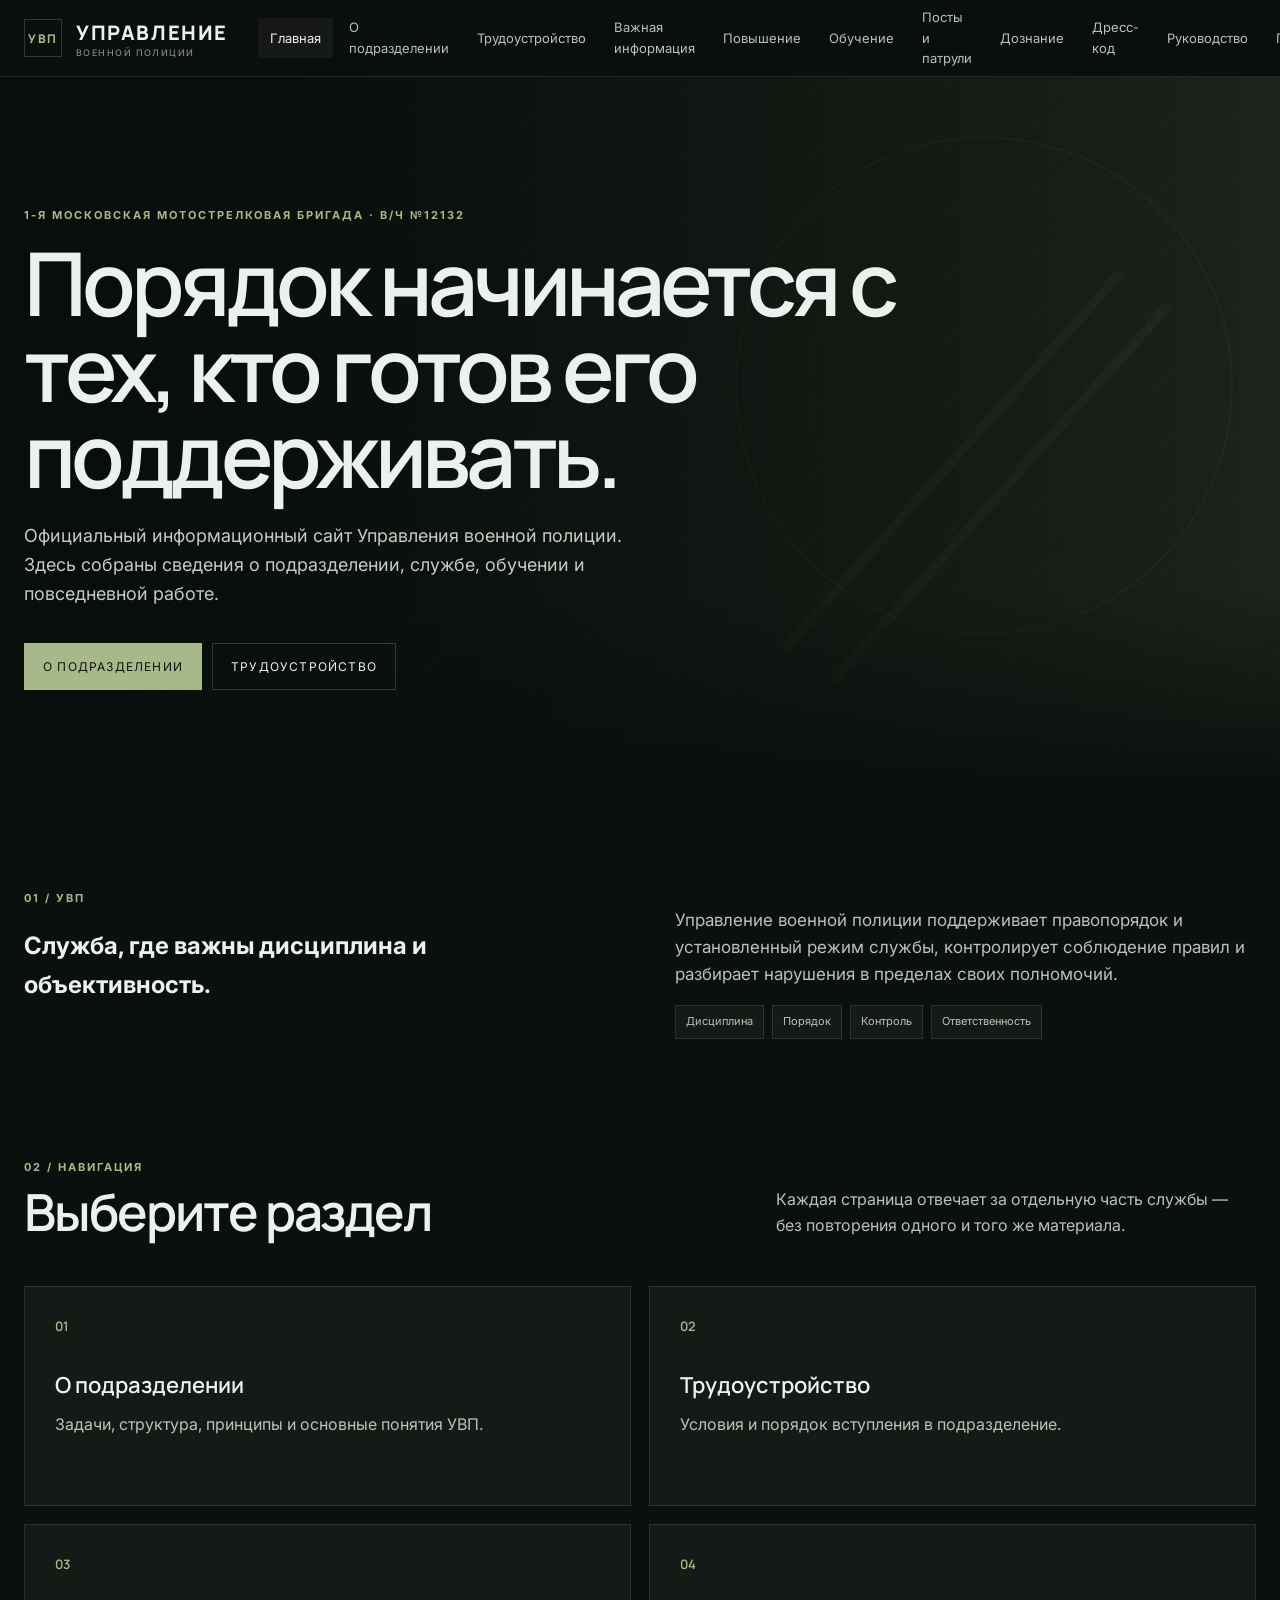
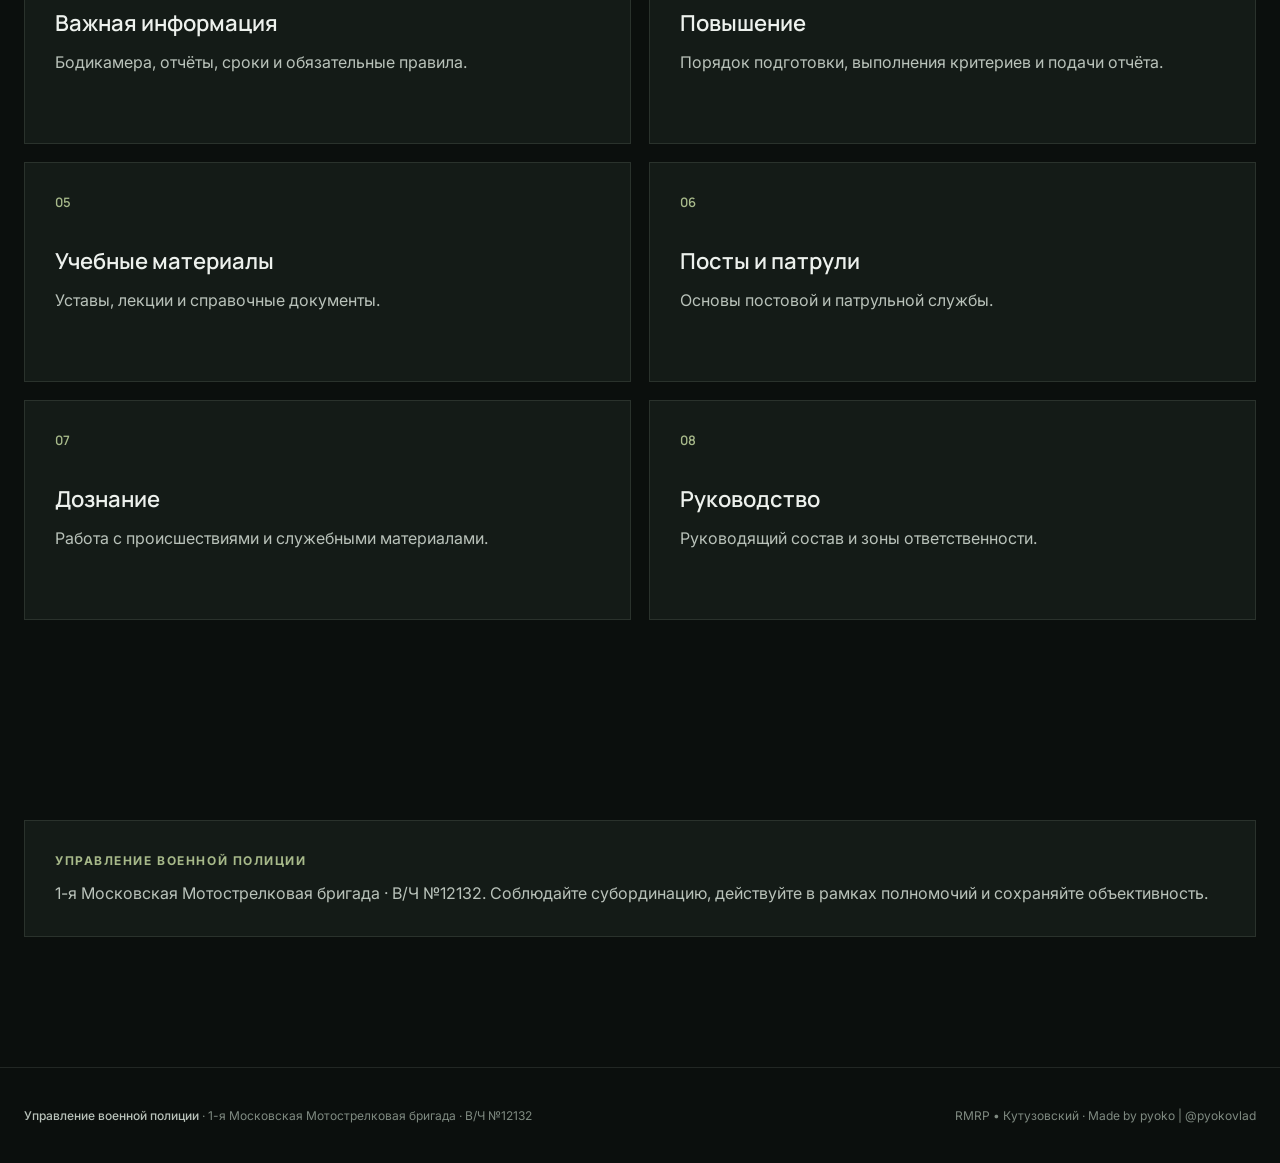
<file: index.html>
<!doctype html><html lang="ru"><head><meta charset="utf-8"><meta name="viewport" content="width=device-width,initial-scale=1"><title>Управление военной полиции | В/Ч №12132</title><meta name="description" content="Сайт Управления военной полиции 1-й Московской Мотострелковой бригады"><link rel="preconnect" href="https://fonts.googleapis.com"><link rel="preconnect" href="https://fonts.gstatic.com" crossorigin><link href="https://fonts.googleapis.com/css2?family=Inter:wght@400;500;600;700&family=Manrope:wght@500;600;700;800&display=swap" rel="stylesheet"><link rel="stylesheet" href="style.css"><link rel="stylesheet" href="page.css"></head><body id="page-index"><header class="site-header"><div class="container nav"><a class="brand" href="index.html"><span class="brand-mark">УВП</span><span>УПРАВЛЕНИЕ<br><small>ВОЕННОЙ ПОЛИЦИИ</small></span></a><button class="menu-toggle" aria-label="Меню">☰</button><nav class="nav-links"><a data-nav="index.html" href="index.html">Главная</a><a data-nav="about.html" href="about.html">О подразделении</a><a data-nav="employment.html" href="employment.html">Трудоустройство</a><a data-nav="important.html" href="important.html">Важная информация</a><a data-nav="promotion.html" href="promotion.html">Повышение</a><a data-nav="materials.html" href="materials.html">Обучение</a><a data-nav="patrol.html" href="patrol.html">Посты и патрули</a><a data-nav="inquiry.html" href="inquiry.html">Дознание</a><a data-nav="dresscode.html" href="dresscode.html">Дресс-код</a><a data-nav="leadership.html" href="leadership.html">Руководство</a><a data-nav="generators.html" href="generators.html">Генераторы</a></nav></div></header>
<main><section class="hero"><div class="container hero-inner"><div class="eyebrow">1-я Московская Мотострелковая бригада · В/Ч №12132</div><h1>Порядок начинается с тех, кто готов его поддерживать.</h1><p>Официальный информационный сайт Управления военной полиции. Здесь собраны сведения о подразделении, службе, обучении и повседневной работе.</p><div class="hero-meta"><a class="btn btn-primary" href="about.html">О подразделении</a><a class="btn" href="employment.html">Трудоустройство</a></div></div></section><section class="section"><div class="container grid-2"><div><div class="eyebrow">01 / УВП</div><h2>Служба, где важны дисциплина и объективность.</h2></div><div><p style="color:var(--text-soft);font-size:17px">Управление военной полиции поддерживает правопорядок и установленный режим службы, контролирует соблюдение правил и разбирает нарушения в пределах своих полномочий.</p><div class="chips"><span>Дисциплина</span><span>Порядок</span><span>Контроль</span><span>Ответственность</span></div></div></div></section><section class="section" style="padding-top:20px"><div class="container"><div class="section-head"><div><div class="eyebrow">02 / Навигация</div><h2>Выберите раздел</h2></div><p>Каждая страница отвечает за отдельную часть службы — без повторения одного и того же материала.</p></div><div class="hero-card-grid"><a class="card" href="about.html"><div class="card-number">01</div><h3>О подразделении</h3><p>Задачи, структура, принципы и основные понятия УВП.</p></a><a class="card" href="employment.html"><div class="card-number">02</div><h3>Трудоустройство</h3><p>Условия и порядок вступления в подразделение.</p></a><a class="card" href="important.html"><div class="card-number">03</div><h3>Важная информация</h3><p>Бодикамера, отчёты, сроки и обязательные правила.</p></a><a class="card" href="promotion.html"><div class="card-number">04</div><h3>Повышение</h3><p>Порядок подготовки, выполнения критериев и подачи отчёта.</p></a><a class="card" href="materials.html"><div class="card-number">05</div><h3>Учебные материалы</h3><p>Уставы, лекции и справочные документы.</p></a><a class="card" href="patrol.html"><div class="card-number">06</div><h3>Посты и патрули</h3><p>Основы постовой и патрульной службы.</p></a><a class="card" href="inquiry.html"><div class="card-number">07</div><h3>Дознание</h3><p>Работа с происшествиями и служебными материалами.</p></a><a class="card" href="leadership.html"><div class="card-number">08</div><h3>Руководство</h3><p>Руководящий состав и зоны ответственности.</p></a></div></div></section><section class="section"><div class="container"><div class="notice"><strong>Управление военной полиции</strong><p>1-я Московская Мотострелковая бригада · В/Ч №12132. Соблюдайте субординацию, действуйте в рамках полномочий и сохраняйте объективность.</p></div></div></section></main><footer class="footer"><div class="container footer-inner"><div><strong>Управление военной полиции</strong> · 1-я Московская Мотострелковая бригада · В/Ч №12132</div><div>RMRP • Кутузовский · Made by <a href="#">pyoko</a> | @pyokovlad</div></div></footer>
<script src="script.js"></script><script>document.querySelector('[data-nav="index.html"]').classList.add('active');</script></body></html>
</file>
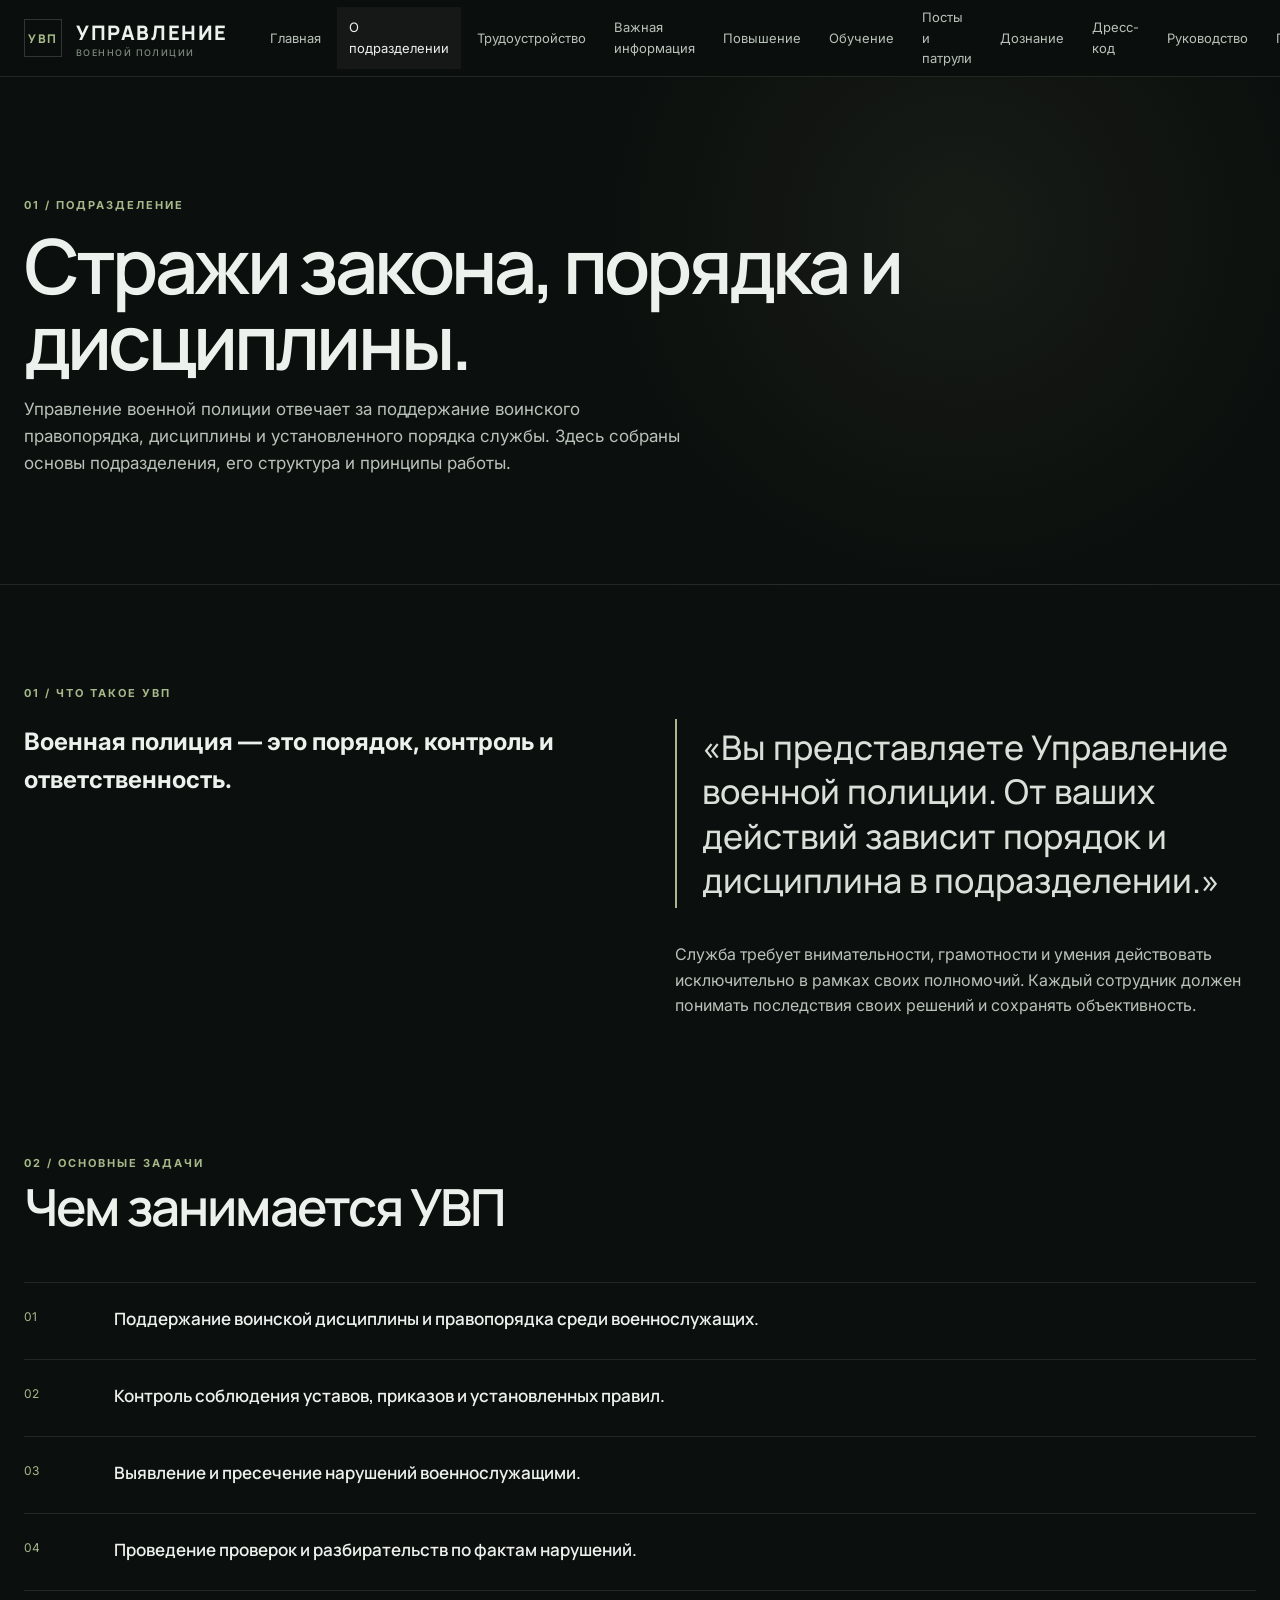
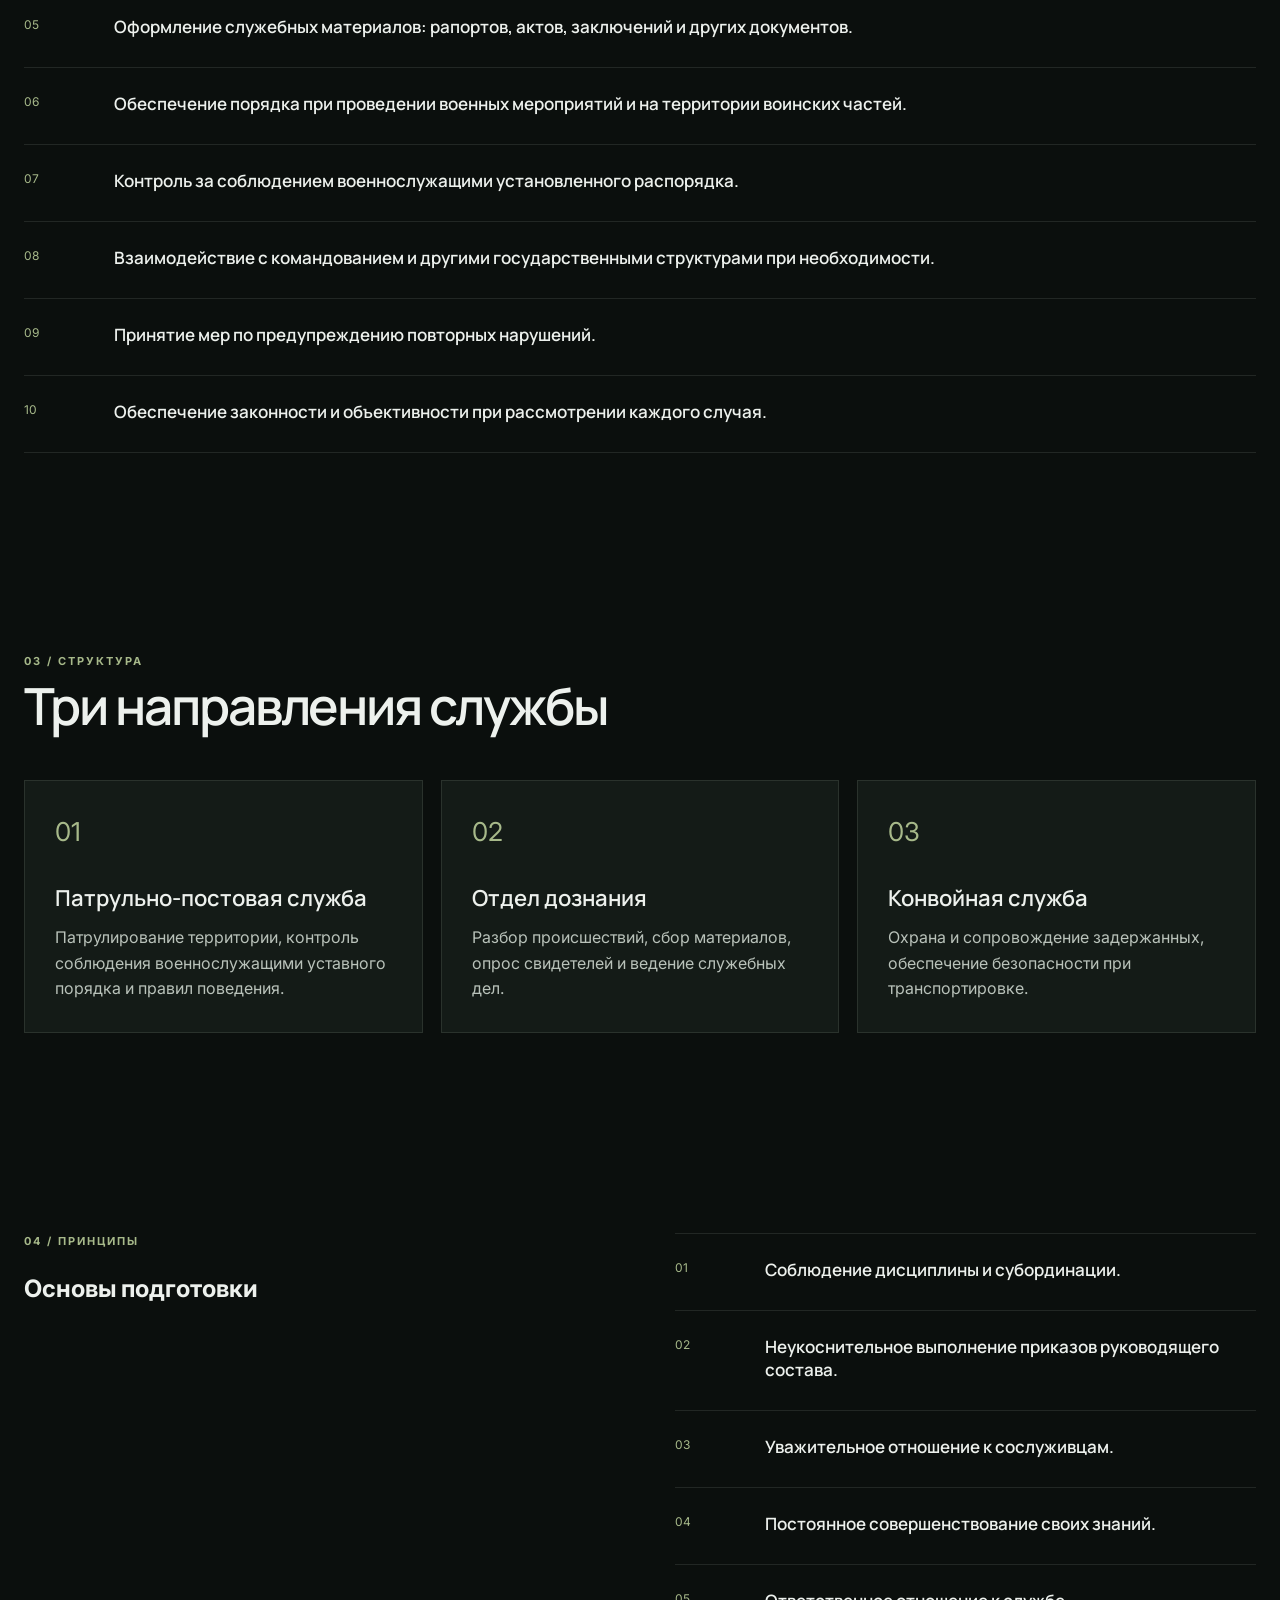
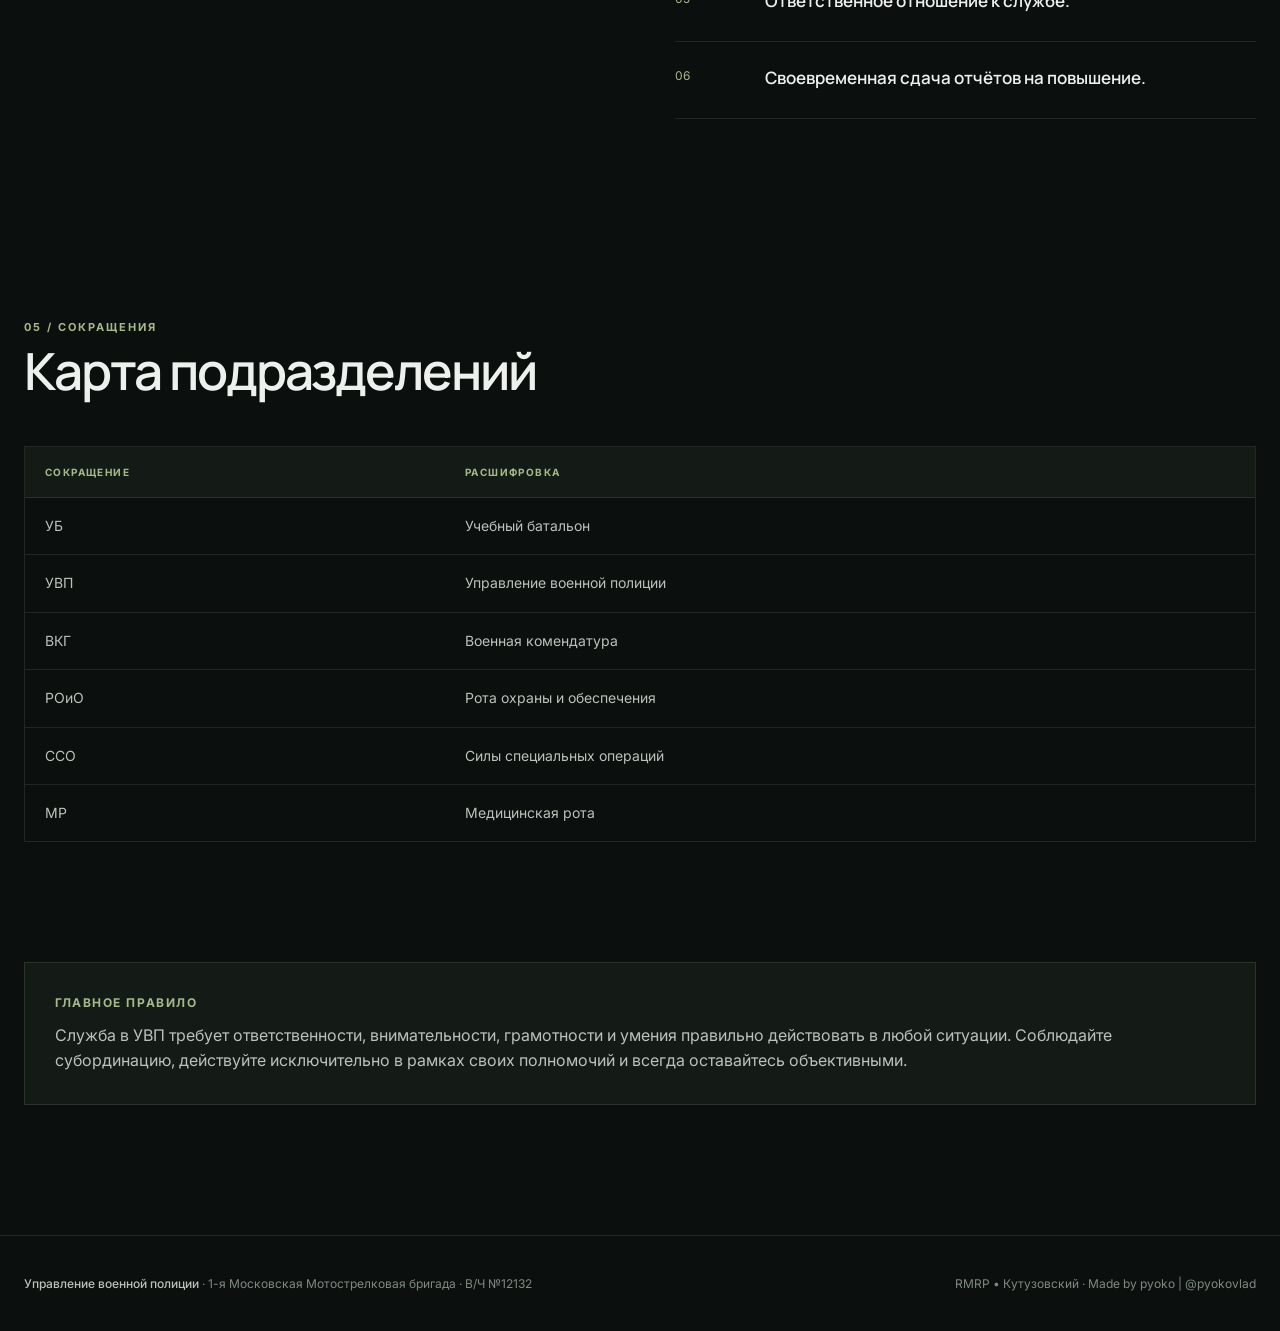
<file: about.html>
<!doctype html><html lang="ru"><head><meta charset="utf-8"><meta name="viewport" content="width=device-width,initial-scale=1"><title>О подразделении | УВП</title><meta name="description" content="Управление военной полиции — В/Ч №12132"><link rel="preconnect" href="https://fonts.googleapis.com"><link rel="preconnect" href="https://fonts.gstatic.com" crossorigin><link href="https://fonts.googleapis.com/css2?family=Inter:wght@400;500;600;700&family=Manrope:wght@500;600;700;800&display=swap" rel="stylesheet"><link rel="stylesheet" href="style.css"><link rel="stylesheet" href="page.css"></head><body id="page-about"><header class="site-header"><div class="container nav"><a class="brand" href="index.html"><span class="brand-mark">УВП</span><span>УПРАВЛЕНИЕ<br><small>ВОЕННОЙ ПОЛИЦИИ</small></span></a><button class="menu-toggle" aria-label="Меню">☰</button><nav class="nav-links"><a data-nav="index.html" href="index.html">Главная</a><a data-nav="about.html" href="about.html">О подразделении</a><a data-nav="employment.html" href="employment.html">Трудоустройство</a><a data-nav="important.html" href="important.html">Важная информация</a><a data-nav="promotion.html" href="promotion.html">Повышение</a><a data-nav="materials.html" href="materials.html">Обучение</a><a data-nav="patrol.html" href="patrol.html">Посты и патрули</a><a data-nav="inquiry.html" href="inquiry.html">Дознание</a><a data-nav="dresscode.html" href="dresscode.html">Дресс-код</a><a data-nav="leadership.html" href="leadership.html">Руководство</a><a data-nav="generators.html" href="generators.html">Генераторы</a></nav></div></header>
<main><section class="page-hero"><div class="container"><div class="eyebrow">01 / Подразделение</div><h1>Стражи закона, порядка и дисциплины.</h1><p>Управление военной полиции отвечает за поддержание воинского правопорядка, дисциплины и установленного порядка службы. Здесь собраны основы подразделения, его структура и принципы работы.</p></div></section><section class="section"><div class="container grid-2"><div><div class="eyebrow">01 / Что такое УВП</div><h2>Военная полиция — это порядок, контроль и ответственность.</h2></div><div><p class="quote">«Вы представляете Управление военной полиции. От ваших действий зависит порядок и дисциплина в подразделении.»</p><p style="color:var(--text-soft);margin-top:28px">Служба требует внимательности, грамотности и умения действовать исключительно в рамках своих полномочий. Каждый сотрудник должен понимать последствия своих решений и сохранять объективность.</p></div></div></section><section class="section" style="padding-top:20px"><div class="container"><div class="section-head"><div><div class="eyebrow">02 / Основные задачи</div><h2>Чем занимается УВП</h2></div></div><div class="list"><div class="list-row"><div class="num">01</div><div><h3>Поддержание воинской дисциплины и правопорядка среди военнослужащих.</h3></div></div><div class="list-row"><div class="num">02</div><div><h3>Контроль соблюдения уставов, приказов и установленных правил.</h3></div></div><div class="list-row"><div class="num">03</div><div><h3>Выявление и пресечение нарушений военнослужащими.</h3></div></div><div class="list-row"><div class="num">04</div><div><h3>Проведение проверок и разбирательств по фактам нарушений.</h3></div></div><div class="list-row"><div class="num">05</div><div><h3>Оформление служебных материалов: рапортов, актов, заключений и других документов.</h3></div></div><div class="list-row"><div class="num">06</div><div><h3>Обеспечение порядка при проведении военных мероприятий и на территории воинских частей.</h3></div></div><div class="list-row"><div class="num">07</div><div><h3>Контроль за соблюдением военнослужащими установленного распорядка.</h3></div></div><div class="list-row"><div class="num">08</div><div><h3>Взаимодействие с командованием и другими государственными структурами при необходимости.</h3></div></div><div class="list-row"><div class="num">09</div><div><h3>Принятие мер по предупреждению повторных нарушений.</h3></div></div><div class="list-row"><div class="num">10</div><div><h3>Обеспечение законности и объективности при рассмотрении каждого случая.</h3></div></div></div></div></section><section class="section"><div class="container"><div class="section-head"><div><div class="eyebrow">03 / Структура</div><h2>Три направления службы</h2></div></div><div class="grid-3"><article class="card"><div class="icon">01</div><h3>Патрульно-постовая служба</h3><p>Патрулирование территории, контроль соблюдения военнослужащими уставного порядка и правил поведения.</p></article><article class="card"><div class="icon">02</div><h3>Отдел дознания</h3><p>Разбор происшествий, сбор материалов, опрос свидетелей и ведение служебных дел.</p></article><article class="card"><div class="icon">03</div><h3>Конвойная служба</h3><p>Охрана и сопровождение задержанных, обеспечение безопасности при транспортировке.</p></article></div></div></section><section class="section"><div class="container grid-2"><div><div class="eyebrow">04 / Принципы</div><h2>Основы подготовки</h2></div><div class="list"><div class="list-row"><div class="num">01</div><div><h3>Соблюдение дисциплины и субординации.</h3></div></div><div class="list-row"><div class="num">02</div><div><h3>Неукоснительное выполнение приказов руководящего состава.</h3></div></div><div class="list-row"><div class="num">03</div><div><h3>Уважительное отношение к сослуживцам.</h3></div></div><div class="list-row"><div class="num">04</div><div><h3>Постоянное совершенствование своих знаний.</h3></div></div><div class="list-row"><div class="num">05</div><div><h3>Ответственное отношение к службе.</h3></div></div><div class="list-row"><div class="num">06</div><div><h3>Своевременная сдача отчётов на повышение.</h3></div></div></div></div></section><section class="section"><div class="container"><div class="section-head"><div><div class="eyebrow">05 / Сокращения</div><h2>Карта подразделений</h2></div></div><div class="table-wrap"><table><thead><tr><th>Сокращение</th><th>Расшифровка</th></tr></thead><tbody><tr><td>УБ</td><td>Учебный батальон</td></tr><tr><td>УВП</td><td>Управление военной полиции</td></tr><tr><td>ВКГ</td><td>Военная комендатура</td></tr><tr><td>РОиО</td><td>Рота охраны и обеспечения</td></tr><tr><td>ССО</td><td>Силы специальных операций</td></tr><tr><td>МР</td><td>Медицинская рота</td></tr></tbody></table></div></div></section><section class="section" style="padding-top:20px"><div class="container"><div class="notice"><strong>Главное правило</strong><p>Служба в УВП требует ответственности, внимательности, грамотности и умения правильно действовать в любой ситуации. Соблюдайте субординацию, действуйте исключительно в рамках своих полномочий и всегда оставайтесь объективными.</p></div></div></section></main><footer class="footer"><div class="container footer-inner"><div><strong>Управление военной полиции</strong> · 1-я Московская Мотострелковая бригада · В/Ч №12132</div><div>RMRP • Кутузовский · Made by <a href="#">pyoko</a> | @pyokovlad</div></div></footer>
<script src="script.js"></script><script>document.querySelectorAll('[data-nav]').forEach(a=>{if(a.getAttribute('data-nav')===location.pathname.split('/').pop())a.classList.add('active')});</script></body></html>
</file>
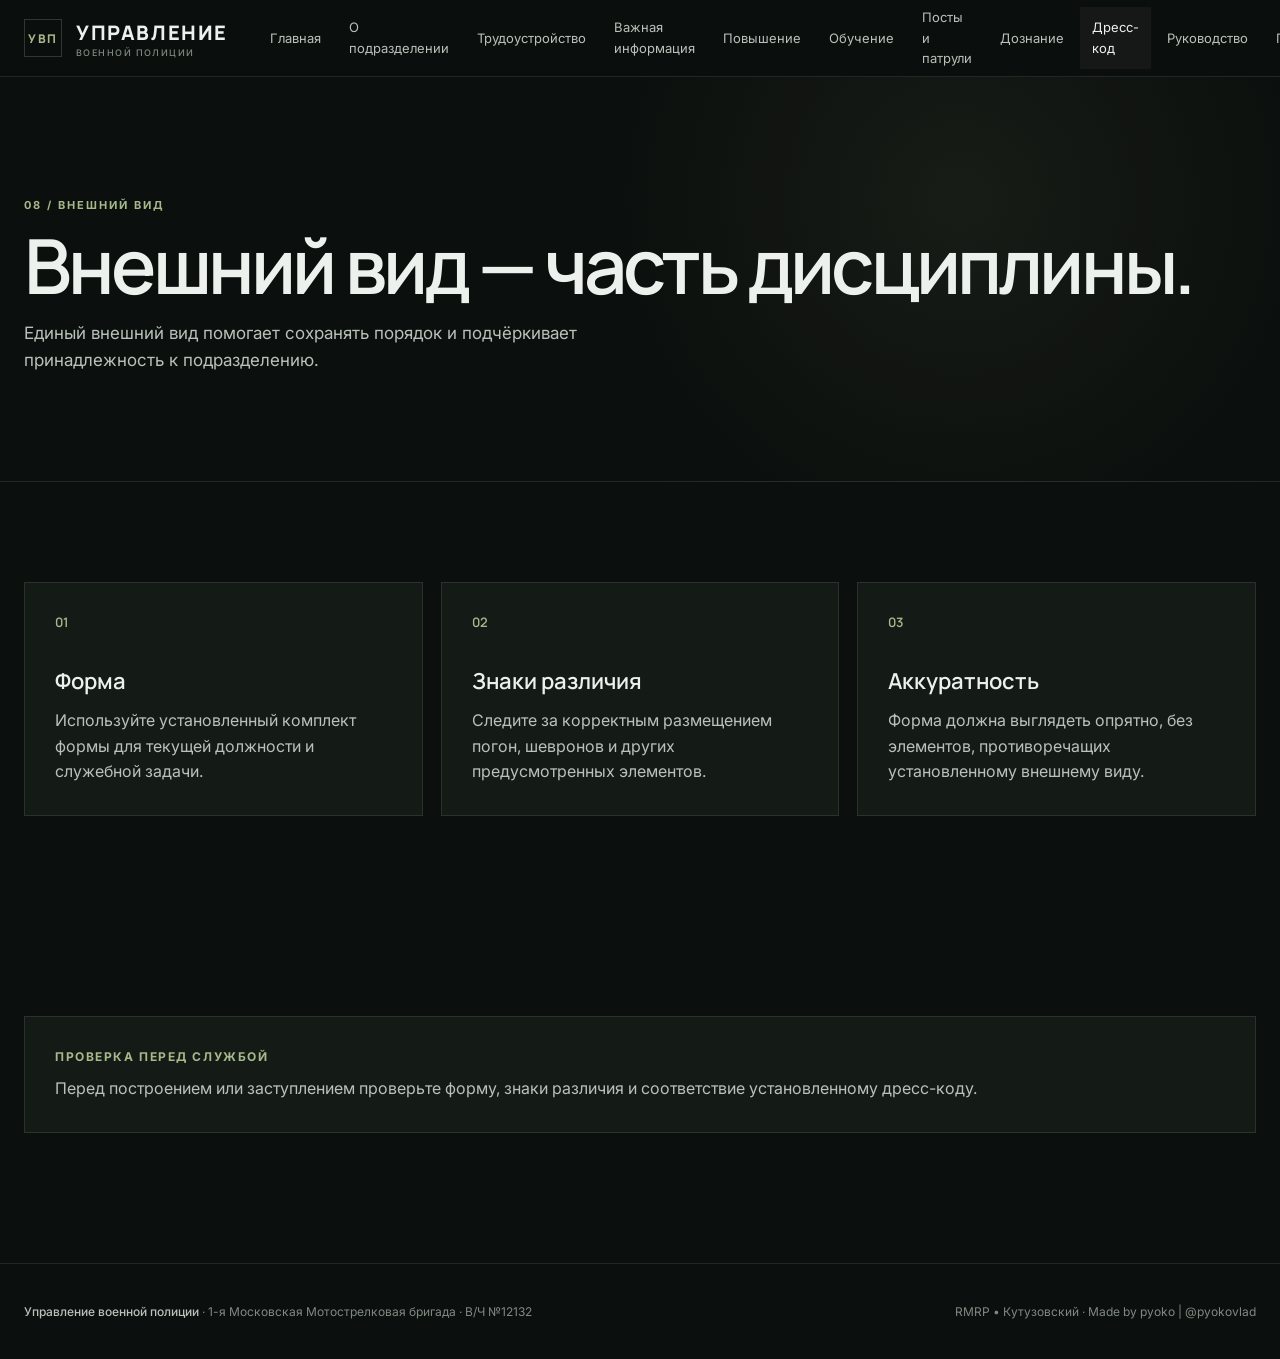
<file: dresscode.html>
<!doctype html><html lang="ru"><head><meta charset="utf-8"><meta name="viewport" content="width=device-width,initial-scale=1"><title>Дресс-код | УВП</title><meta name="description" content="Управление военной полиции — В/Ч №12132"><link rel="preconnect" href="https://fonts.googleapis.com"><link rel="preconnect" href="https://fonts.gstatic.com" crossorigin><link href="https://fonts.googleapis.com/css2?family=Inter:wght@400;500;600;700&family=Manrope:wght@500;600;700;800&display=swap" rel="stylesheet"><link rel="stylesheet" href="style.css"><link rel="stylesheet" href="page.css"></head><body id="page-dresscode"><header class="site-header"><div class="container nav"><a class="brand" href="index.html"><span class="brand-mark">УВП</span><span>УПРАВЛЕНИЕ<br><small>ВОЕННОЙ ПОЛИЦИИ</small></span></a><button class="menu-toggle" aria-label="Меню">☰</button><nav class="nav-links"><a data-nav="index.html" href="index.html">Главная</a><a data-nav="about.html" href="about.html">О подразделении</a><a data-nav="employment.html" href="employment.html">Трудоустройство</a><a data-nav="important.html" href="important.html">Важная информация</a><a data-nav="promotion.html" href="promotion.html">Повышение</a><a data-nav="materials.html" href="materials.html">Обучение</a><a data-nav="patrol.html" href="patrol.html">Посты и патрули</a><a data-nav="inquiry.html" href="inquiry.html">Дознание</a><a data-nav="dresscode.html" href="dresscode.html">Дресс-код</a><a data-nav="leadership.html" href="leadership.html">Руководство</a><a data-nav="generators.html" href="generators.html">Генераторы</a></nav></div></header>
<main><section class="page-hero"><div class="container"><div class="eyebrow">08 / Внешний вид</div><h1>Внешний вид — часть дисциплины.</h1><p>Единый внешний вид помогает сохранять порядок и подчёркивает принадлежность к подразделению.</p></div></section><section class="section"><div class="container"><div class="grid-3"><article class="card"><div class="card-number">01</div><h3>Форма</h3><p>Используйте установленный комплект формы для текущей должности и служебной задачи.</p></article><article class="card"><div class="card-number">02</div><h3>Знаки различия</h3><p>Следите за корректным размещением погон, шевронов и других предусмотренных элементов.</p></article><article class="card"><div class="card-number">03</div><h3>Аккуратность</h3><p>Форма должна выглядеть опрятно, без элементов, противоречащих установленному внешнему виду.</p></article></div></div></section><section class="section"><div class="container"><div class="notice"><strong>Проверка перед службой</strong><p>Перед построением или заступлением проверьте форму, знаки различия и соответствие установленному дресс-коду.</p></div></div></section></main><footer class="footer"><div class="container footer-inner"><div><strong>Управление военной полиции</strong> · 1-я Московская Мотострелковая бригада · В/Ч №12132</div><div>RMRP • Кутузовский · Made by <a href="#">pyoko</a> | @pyokovlad</div></div></footer>
<script src="script.js"></script><script>document.querySelectorAll('[data-nav]').forEach(a=>{if(a.getAttribute('data-nav')===location.pathname.split('/').pop())a.classList.add('active')});</script></body></html>
</file>
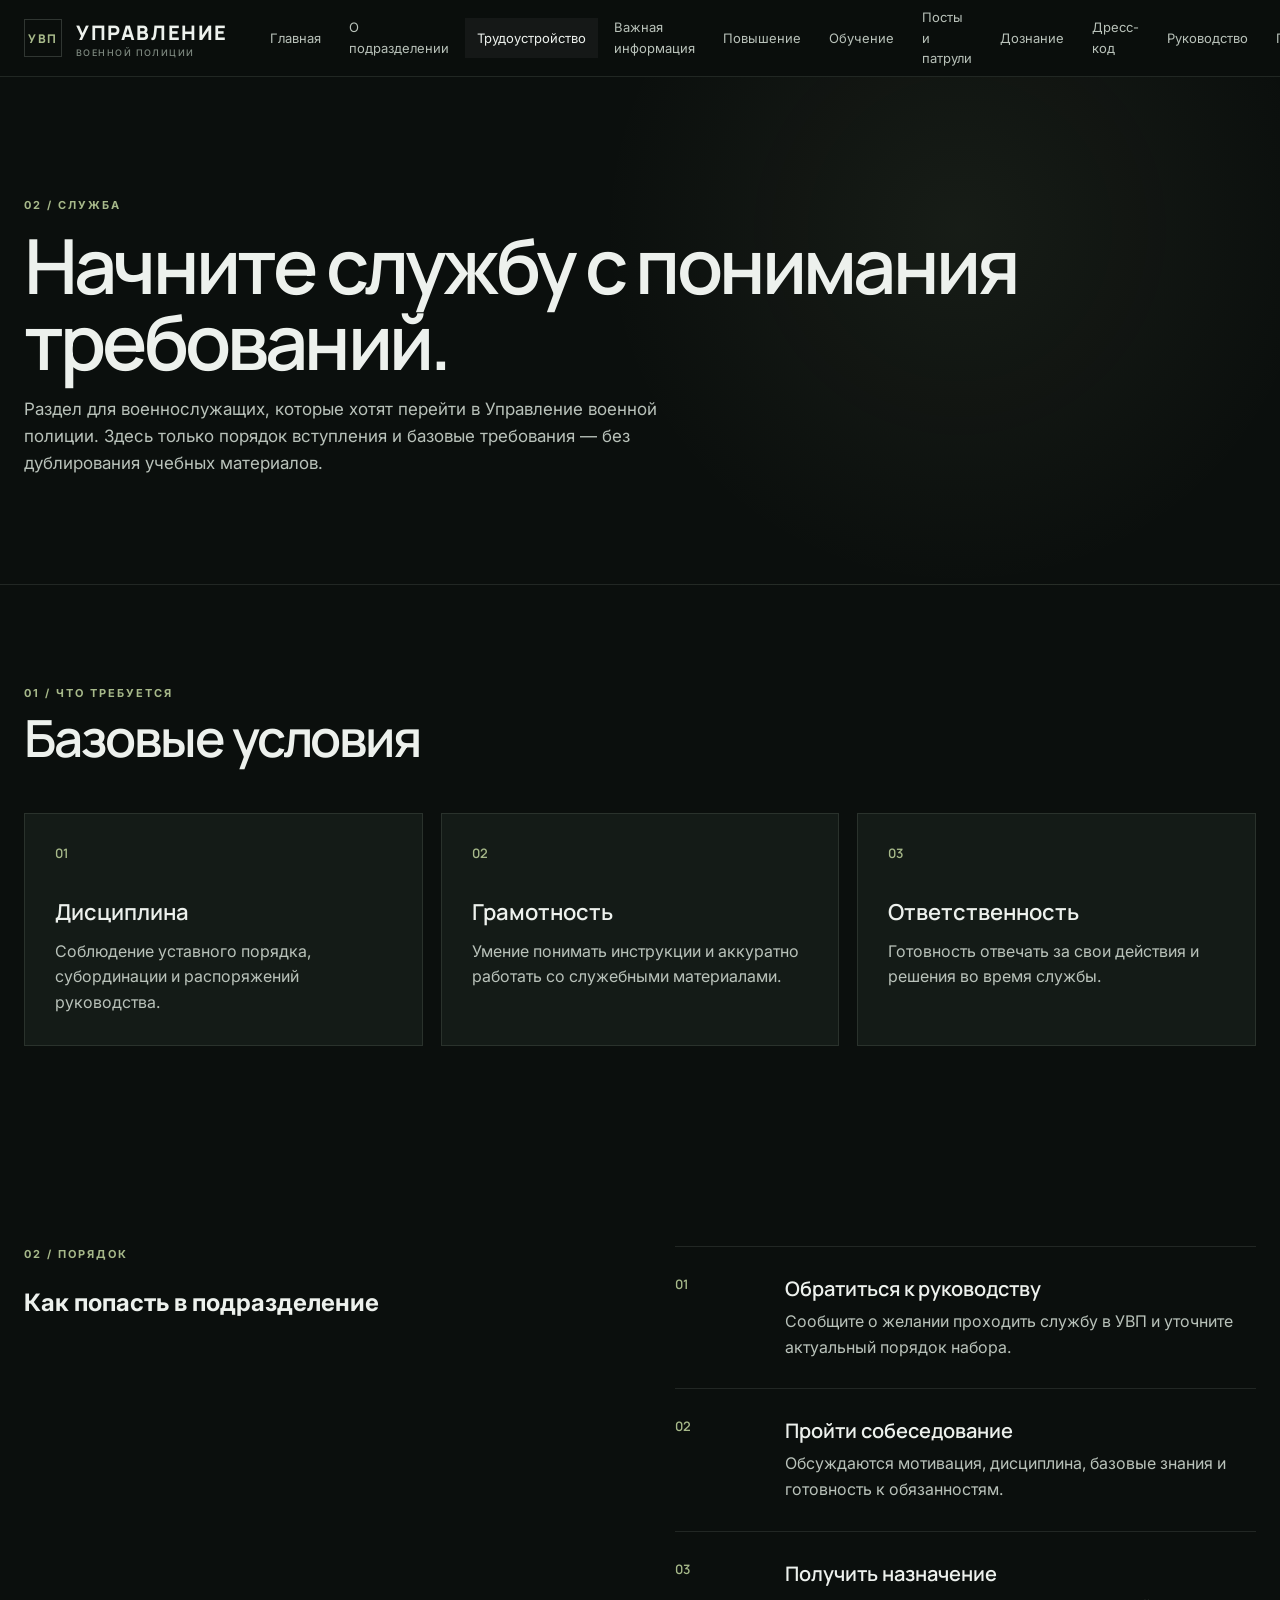
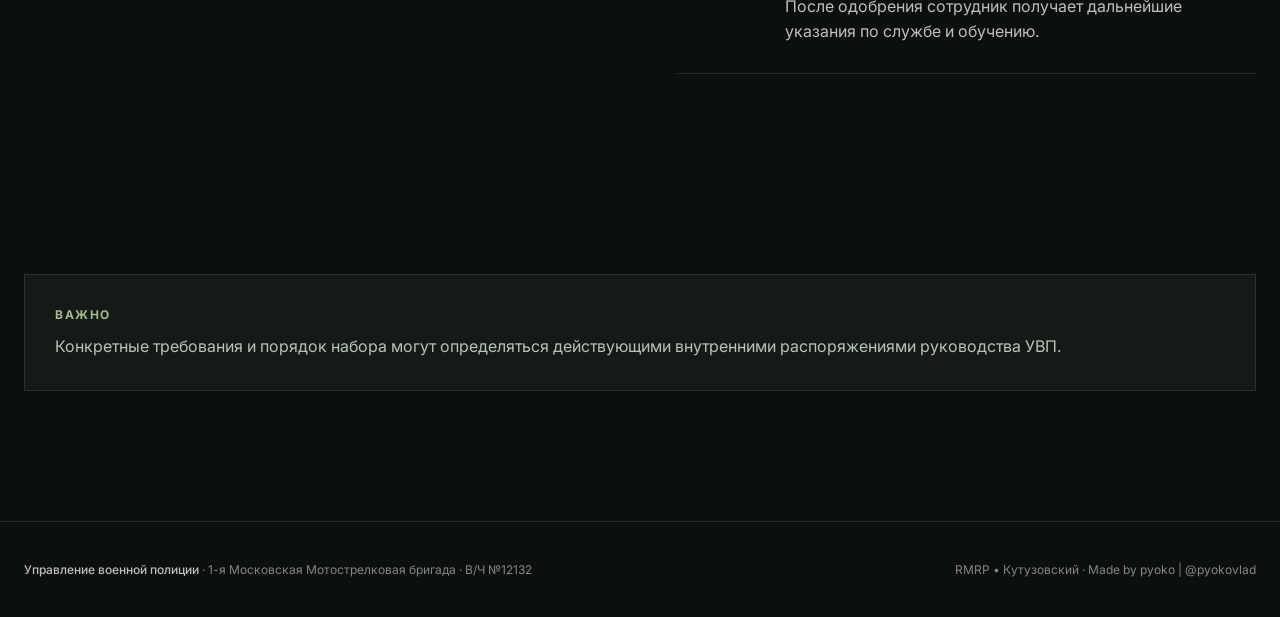
<file: employment.html>
<!doctype html><html lang="ru"><head><meta charset="utf-8"><meta name="viewport" content="width=device-width,initial-scale=1"><title>Трудоустройство | УВП</title><meta name="description" content="Управление военной полиции — В/Ч №12132"><link rel="preconnect" href="https://fonts.googleapis.com"><link rel="preconnect" href="https://fonts.gstatic.com" crossorigin><link href="https://fonts.googleapis.com/css2?family=Inter:wght@400;500;600;700&family=Manrope:wght@500;600;700;800&display=swap" rel="stylesheet"><link rel="stylesheet" href="style.css"><link rel="stylesheet" href="page.css"></head><body id="page-employment"><header class="site-header"><div class="container nav"><a class="brand" href="index.html"><span class="brand-mark">УВП</span><span>УПРАВЛЕНИЕ<br><small>ВОЕННОЙ ПОЛИЦИИ</small></span></a><button class="menu-toggle" aria-label="Меню">☰</button><nav class="nav-links"><a data-nav="index.html" href="index.html">Главная</a><a data-nav="about.html" href="about.html">О подразделении</a><a data-nav="employment.html" href="employment.html">Трудоустройство</a><a data-nav="important.html" href="important.html">Важная информация</a><a data-nav="promotion.html" href="promotion.html">Повышение</a><a data-nav="materials.html" href="materials.html">Обучение</a><a data-nav="patrol.html" href="patrol.html">Посты и патрули</a><a data-nav="inquiry.html" href="inquiry.html">Дознание</a><a data-nav="dresscode.html" href="dresscode.html">Дресс-код</a><a data-nav="leadership.html" href="leadership.html">Руководство</a><a data-nav="generators.html" href="generators.html">Генераторы</a></nav></div></header>
<main><section class="page-hero"><div class="container"><div class="eyebrow">02 / Служба</div><h1>Начните службу с понимания требований.</h1><p>Раздел для военнослужащих, которые хотят перейти в Управление военной полиции. Здесь только порядок вступления и базовые требования — без дублирования учебных материалов.</p></div></section><section class="section"><div class="container"><div class="section-head"><div><div class="eyebrow">01 / Что требуется</div><h2>Базовые условия</h2></div></div><div class="grid-3"><article class="card"><div class="card-number">01</div><h3>Дисциплина</h3><p>Соблюдение уставного порядка, субординации и распоряжений руководства.</p></article><article class="card"><div class="card-number">02</div><h3>Грамотность</h3><p>Умение понимать инструкции и аккуратно работать со служебными материалами.</p></article><article class="card"><div class="card-number">03</div><h3>Ответственность</h3><p>Готовность отвечать за свои действия и решения во время службы.</p></article></div></div></section><section class="section"><div class="container grid-2"><div><div class="eyebrow">02 / Порядок</div><h2>Как попасть в подразделение</h2></div><div class="steps"><div class="step"><div class="step-no">01</div><div><h3>Обратиться к руководству</h3><p>Сообщите о желании проходить службу в УВП и уточните актуальный порядок набора.</p></div></div><div class="step"><div class="step-no">02</div><div><h3>Пройти собеседование</h3><p>Обсуждаются мотивация, дисциплина, базовые знания и готовность к обязанностям.</p></div></div><div class="step"><div class="step-no">03</div><div><h3>Получить назначение</h3><p>После одобрения сотрудник получает дальнейшие указания по службе и обучению.</p></div></div></div></div></section><section class="section"><div class="container"><div class="notice"><strong>Важно</strong><p>Конкретные требования и порядок набора могут определяться действующими внутренними распоряжениями руководства УВП.</p></div></div></section></main><footer class="footer"><div class="container footer-inner"><div><strong>Управление военной полиции</strong> · 1-я Московская Мотострелковая бригада · В/Ч №12132</div><div>RMRP • Кутузовский · Made by <a href="#">pyoko</a> | @pyokovlad</div></div></footer>
<script src="script.js"></script><script>document.querySelectorAll('[data-nav]').forEach(a=>{if(a.getAttribute('data-nav')===location.pathname.split('/').pop())a.classList.add('active')});</script></body></html>
</file>
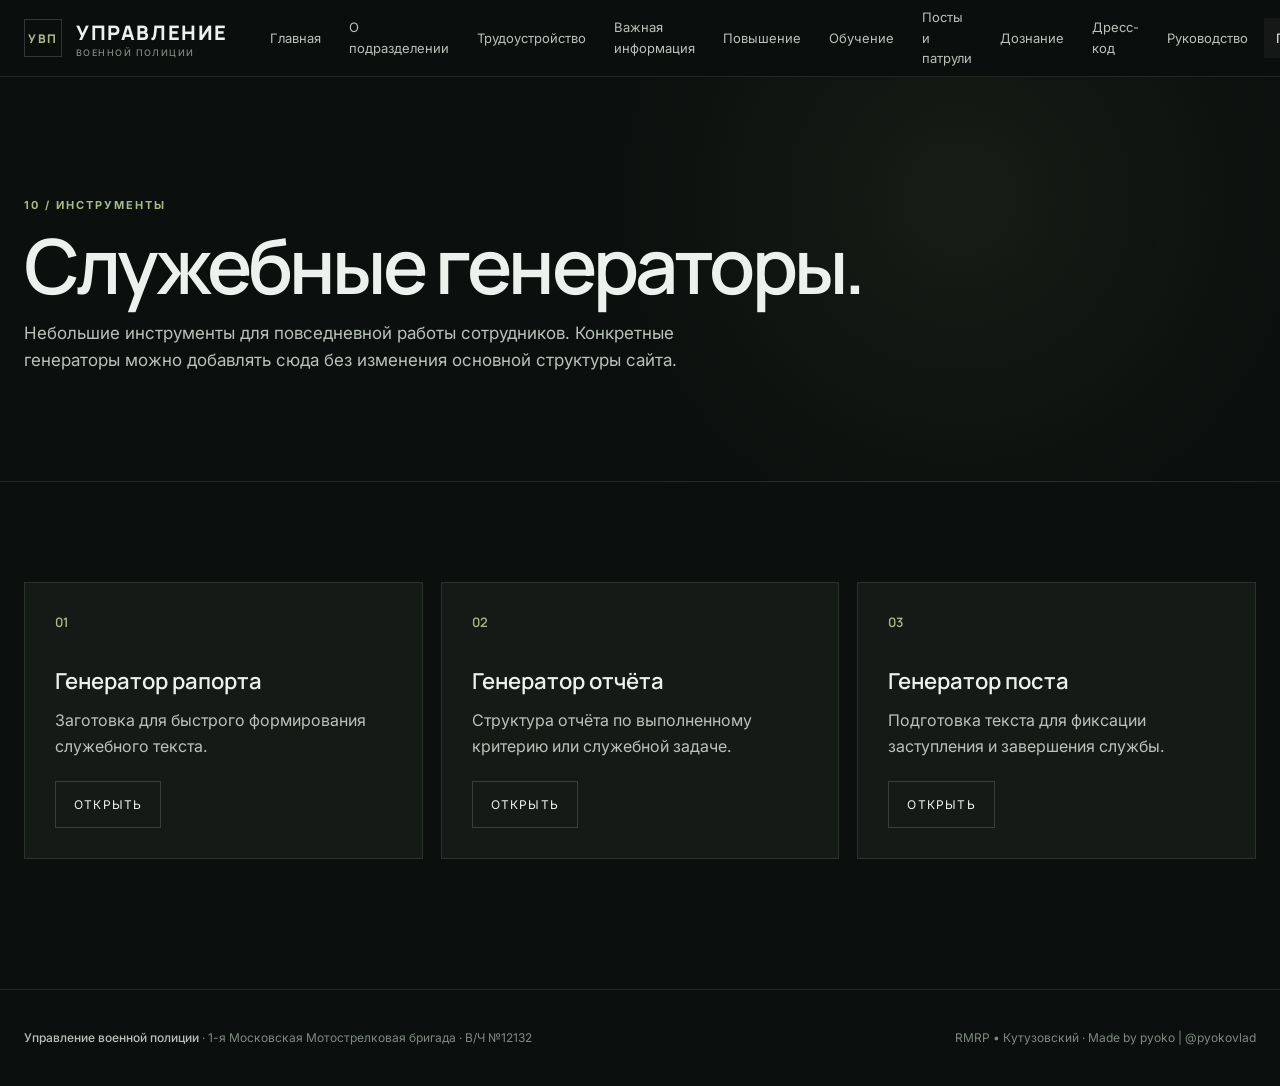
<file: generators.html>
<!doctype html><html lang="ru"><head><meta charset="utf-8"><meta name="viewport" content="width=device-width,initial-scale=1"><title>Генераторы | УВП</title><meta name="description" content="Управление военной полиции — В/Ч №12132"><link rel="preconnect" href="https://fonts.googleapis.com"><link rel="preconnect" href="https://fonts.gstatic.com" crossorigin><link href="https://fonts.googleapis.com/css2?family=Inter:wght@400;500;600;700&family=Manrope:wght@500;600;700;800&display=swap" rel="stylesheet"><link rel="stylesheet" href="style.css"><link rel="stylesheet" href="page.css"></head><body id="page-generators"><header class="site-header"><div class="container nav"><a class="brand" href="index.html"><span class="brand-mark">УВП</span><span>УПРАВЛЕНИЕ<br><small>ВОЕННОЙ ПОЛИЦИИ</small></span></a><button class="menu-toggle" aria-label="Меню">☰</button><nav class="nav-links"><a data-nav="index.html" href="index.html">Главная</a><a data-nav="about.html" href="about.html">О подразделении</a><a data-nav="employment.html" href="employment.html">Трудоустройство</a><a data-nav="important.html" href="important.html">Важная информация</a><a data-nav="promotion.html" href="promotion.html">Повышение</a><a data-nav="materials.html" href="materials.html">Обучение</a><a data-nav="patrol.html" href="patrol.html">Посты и патрули</a><a data-nav="inquiry.html" href="inquiry.html">Дознание</a><a data-nav="dresscode.html" href="dresscode.html">Дресс-код</a><a data-nav="leadership.html" href="leadership.html">Руководство</a><a data-nav="generators.html" href="generators.html">Генераторы</a></nav></div></header>
<main><section class="page-hero"><div class="container"><div class="eyebrow">10 / Инструменты</div><h1>Служебные генераторы.</h1><p>Небольшие инструменты для повседневной работы сотрудников. Конкретные генераторы можно добавлять сюда без изменения основной структуры сайта.</p></div></section><section class="section"><div class="container"><div class="grid-3"><article class="card"><div class="card-number">01</div><h3>Генератор рапорта</h3><p>Заготовка для быстрого формирования служебного текста.</p><a class="btn" href="#" style="margin-top:22px">Открыть</a></article><article class="card"><div class="card-number">02</div><h3>Генератор отчёта</h3><p>Структура отчёта по выполненному критерию или служебной задаче.</p><a class="btn" href="#" style="margin-top:22px">Открыть</a></article><article class="card"><div class="card-number">03</div><h3>Генератор поста</h3><p>Подготовка текста для фиксации заступления и завершения службы.</p><a class="btn" href="#" style="margin-top:22px">Открыть</a></article></div></div></section></main><footer class="footer"><div class="container footer-inner"><div><strong>Управление военной полиции</strong> · 1-я Московская Мотострелковая бригада · В/Ч №12132</div><div>RMRP • Кутузовский · Made by <a href="#">pyoko</a> | @pyokovlad</div></div></footer>
<script src="script.js"></script><script>document.querySelectorAll('[data-nav]').forEach(a=>{if(a.getAttribute('data-nav')===location.pathname.split('/').pop())a.classList.add('active')});</script></body></html>
</file>
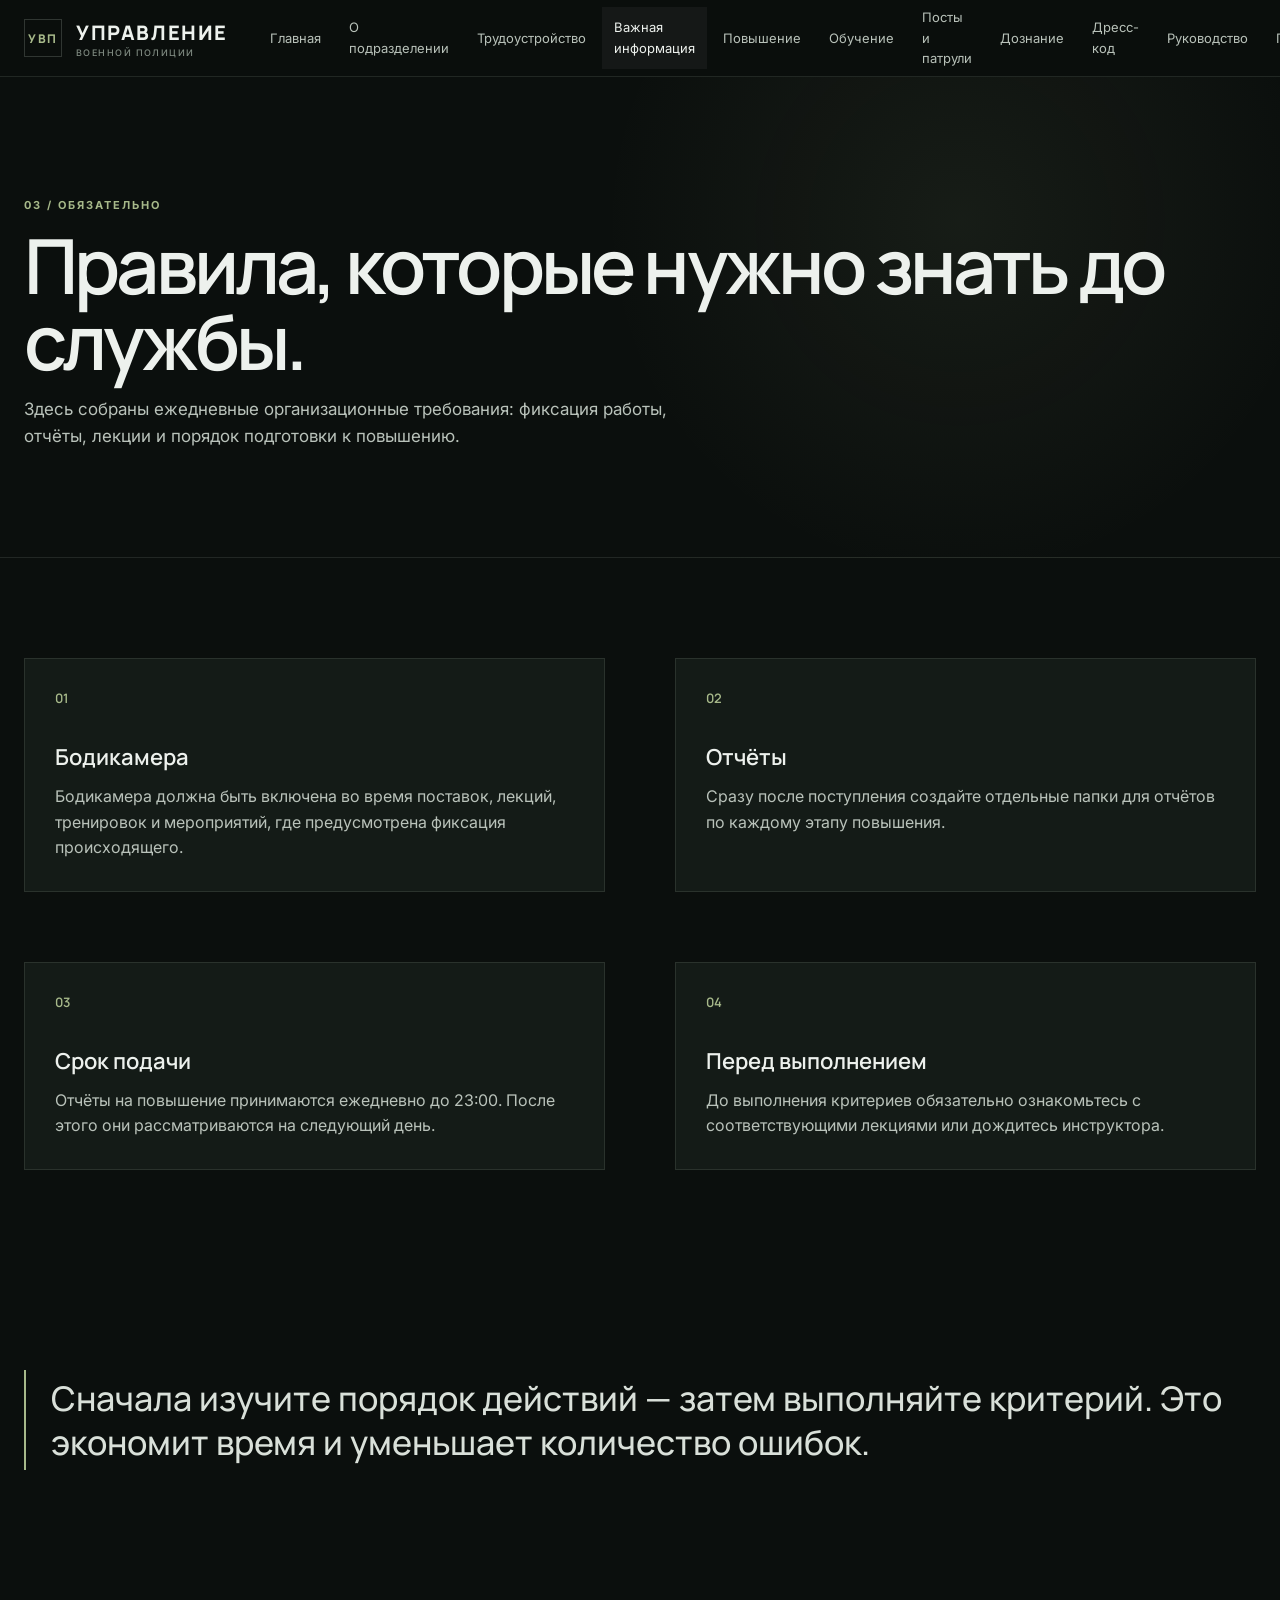
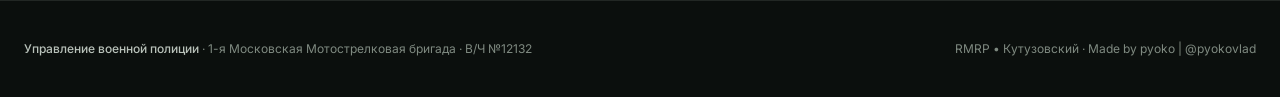
<file: important.html>
<!doctype html><html lang="ru"><head><meta charset="utf-8"><meta name="viewport" content="width=device-width,initial-scale=1"><title>Важная информация | УВП</title><meta name="description" content="Управление военной полиции — В/Ч №12132"><link rel="preconnect" href="https://fonts.googleapis.com"><link rel="preconnect" href="https://fonts.gstatic.com" crossorigin><link href="https://fonts.googleapis.com/css2?family=Inter:wght@400;500;600;700&family=Manrope:wght@500;600;700;800&display=swap" rel="stylesheet"><link rel="stylesheet" href="style.css"><link rel="stylesheet" href="page.css"></head><body id="page-important"><header class="site-header"><div class="container nav"><a class="brand" href="index.html"><span class="brand-mark">УВП</span><span>УПРАВЛЕНИЕ<br><small>ВОЕННОЙ ПОЛИЦИИ</small></span></a><button class="menu-toggle" aria-label="Меню">☰</button><nav class="nav-links"><a data-nav="index.html" href="index.html">Главная</a><a data-nav="about.html" href="about.html">О подразделении</a><a data-nav="employment.html" href="employment.html">Трудоустройство</a><a data-nav="important.html" href="important.html">Важная информация</a><a data-nav="promotion.html" href="promotion.html">Повышение</a><a data-nav="materials.html" href="materials.html">Обучение</a><a data-nav="patrol.html" href="patrol.html">Посты и патрули</a><a data-nav="inquiry.html" href="inquiry.html">Дознание</a><a data-nav="dresscode.html" href="dresscode.html">Дресс-код</a><a data-nav="leadership.html" href="leadership.html">Руководство</a><a data-nav="generators.html" href="generators.html">Генераторы</a></nav></div></header>
<main><section class="page-hero"><div class="container"><div class="eyebrow">03 / Обязательно</div><h1>Правила, которые нужно знать до службы.</h1><p>Здесь собраны ежедневные организационные требования: фиксация работы, отчёты, лекции и порядок подготовки к повышению.</p></div></section><section class="section"><div class="container"><div class="grid-2"><article class="card"><div class="card-number">01</div><h3>Бодикамера</h3><p>Бодикамера должна быть включена во время поставок, лекций, тренировок и мероприятий, где предусмотрена фиксация происходящего.</p></article><article class="card"><div class="card-number">02</div><h3>Отчёты</h3><p>Сразу после поступления создайте отдельные папки для отчётов по каждому этапу повышения.</p></article><article class="card"><div class="card-number">03</div><h3>Срок подачи</h3><p>Отчёты на повышение принимаются ежедневно до 23:00. После этого они рассматриваются на следующий день.</p></article><article class="card"><div class="card-number">04</div><h3>Перед выполнением</h3><p>До выполнения критериев обязательно ознакомьтесь с соответствующими лекциями или дождитесь инструктора.</p></article></div></div></section><section class="section"><div class="container"><div class="quote">Сначала изучите порядок действий — затем выполняйте критерий. Это экономит время и уменьшает количество ошибок.</div></div></section></main><footer class="footer"><div class="container footer-inner"><div><strong>Управление военной полиции</strong> · 1-я Московская Мотострелковая бригада · В/Ч №12132</div><div>RMRP • Кутузовский · Made by <a href="#">pyoko</a> | @pyokovlad</div></div></footer>
<script src="script.js"></script><script>document.querySelectorAll('[data-nav]').forEach(a=>{if(a.getAttribute('data-nav')===location.pathname.split('/').pop())a.classList.add('active')});</script></body></html>
</file>
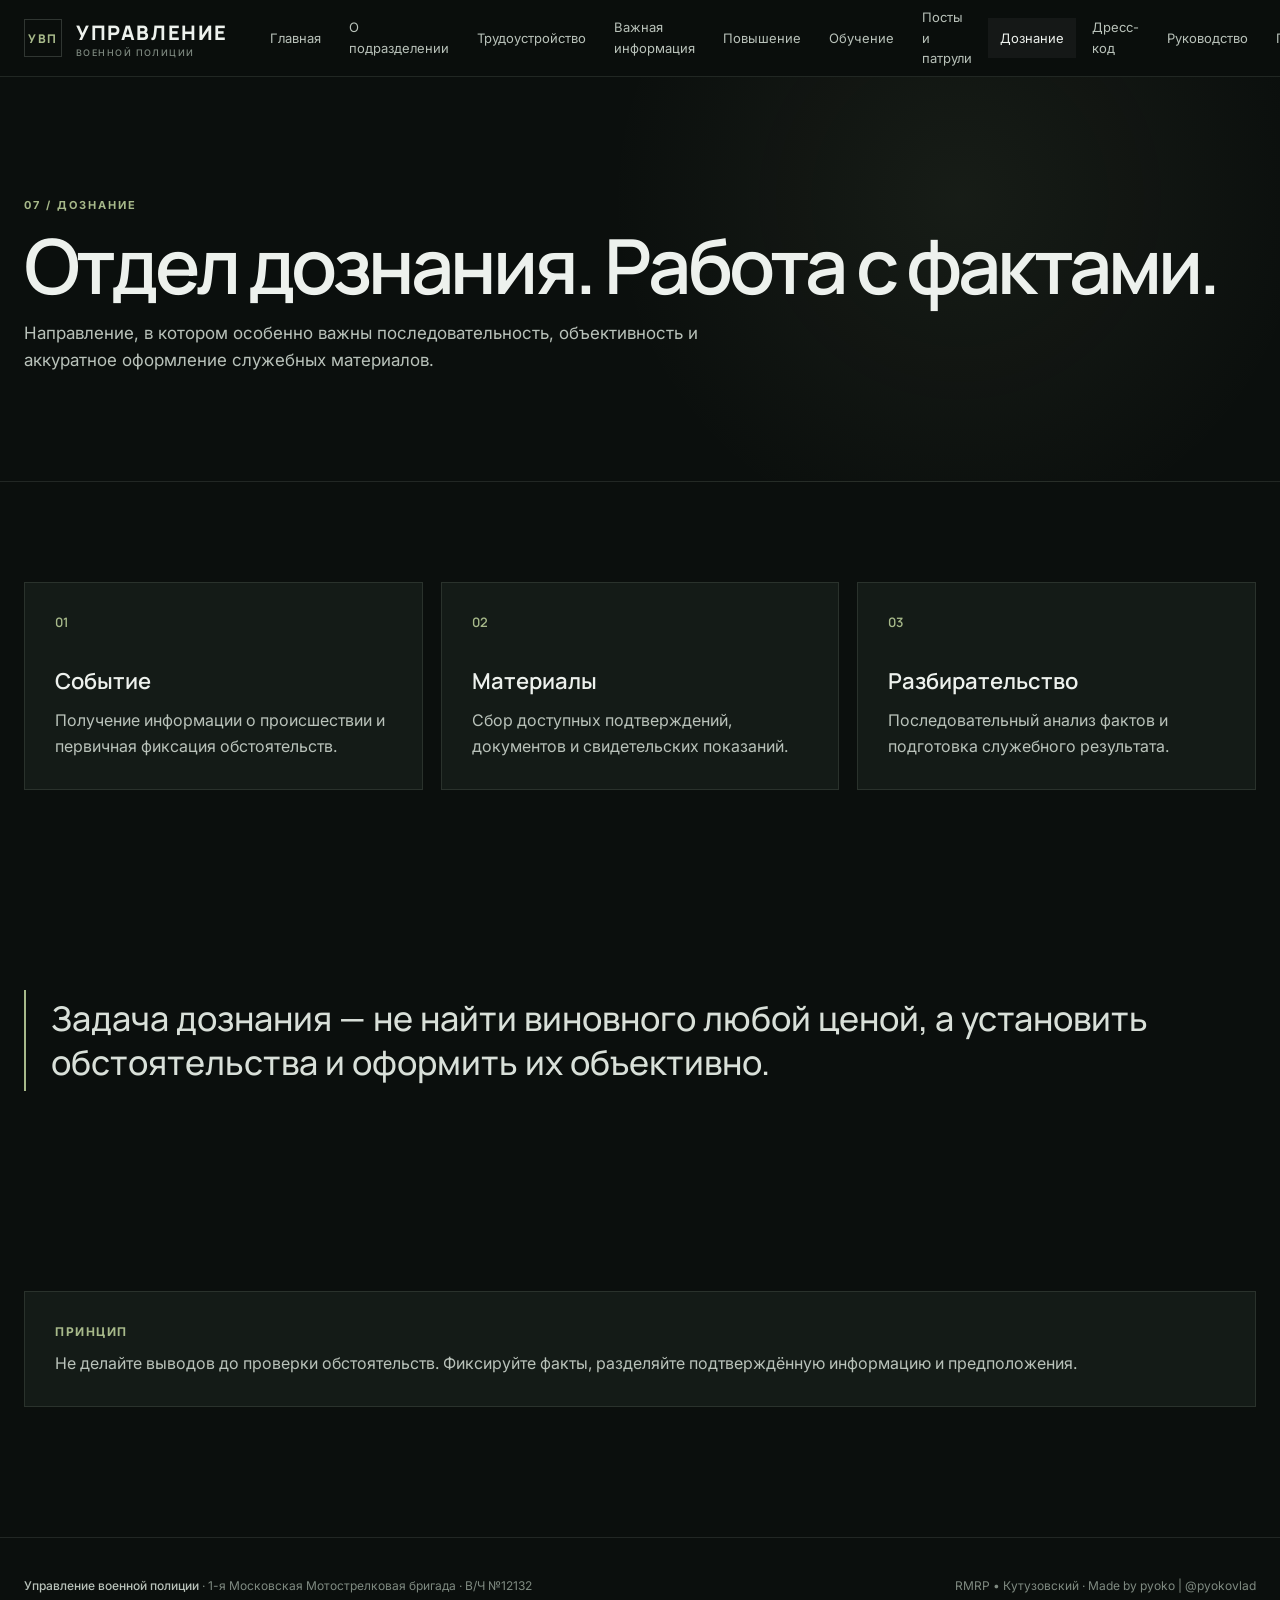
<file: inquiry.html>
<!doctype html><html lang="ru"><head><meta charset="utf-8"><meta name="viewport" content="width=device-width,initial-scale=1"><title>Дознание | УВП</title><meta name="description" content="Управление военной полиции — В/Ч №12132"><link rel="preconnect" href="https://fonts.googleapis.com"><link rel="preconnect" href="https://fonts.gstatic.com" crossorigin><link href="https://fonts.googleapis.com/css2?family=Inter:wght@400;500;600;700&family=Manrope:wght@500;600;700;800&display=swap" rel="stylesheet"><link rel="stylesheet" href="style.css"><link rel="stylesheet" href="page.css"></head><body id="page-inquiry"><header class="site-header"><div class="container nav"><a class="brand" href="index.html"><span class="brand-mark">УВП</span><span>УПРАВЛЕНИЕ<br><small>ВОЕННОЙ ПОЛИЦИИ</small></span></a><button class="menu-toggle" aria-label="Меню">☰</button><nav class="nav-links"><a data-nav="index.html" href="index.html">Главная</a><a data-nav="about.html" href="about.html">О подразделении</a><a data-nav="employment.html" href="employment.html">Трудоустройство</a><a data-nav="important.html" href="important.html">Важная информация</a><a data-nav="promotion.html" href="promotion.html">Повышение</a><a data-nav="materials.html" href="materials.html">Обучение</a><a data-nav="patrol.html" href="patrol.html">Посты и патрули</a><a data-nav="inquiry.html" href="inquiry.html">Дознание</a><a data-nav="dresscode.html" href="dresscode.html">Дресс-код</a><a data-nav="leadership.html" href="leadership.html">Руководство</a><a data-nav="generators.html" href="generators.html">Генераторы</a></nav></div></header>
<main><section class="page-hero"><div class="container"><div class="eyebrow">07 / Дознание</div><h1>Отдел дознания. Работа с фактами.</h1><p>Направление, в котором особенно важны последовательность, объективность и аккуратное оформление служебных материалов.</p></div></section><section class="section"><div class="container grid-3"><article class="card"><div class="card-number">01</div><h3>Событие</h3><p>Получение информации о происшествии и первичная фиксация обстоятельств.</p></article><article class="card"><div class="card-number">02</div><h3>Материалы</h3><p>Сбор доступных подтверждений, документов и свидетельских показаний.</p></article><article class="card"><div class="card-number">03</div><h3>Разбирательство</h3><p>Последовательный анализ фактов и подготовка служебного результата.</p></article></div></section><section class="section"><div class="container"><div class="quote">Задача дознания — не найти виновного любой ценой, а установить обстоятельства и оформить их объективно.</div></div></section><section class="section"><div class="container"><div class="notice"><strong>Принцип</strong><p>Не делайте выводов до проверки обстоятельств. Фиксируйте факты, разделяйте подтверждённую информацию и предположения.</p></div></div></section></main><footer class="footer"><div class="container footer-inner"><div><strong>Управление военной полиции</strong> · 1-я Московская Мотострелковая бригада · В/Ч №12132</div><div>RMRP • Кутузовский · Made by <a href="#">pyoko</a> | @pyokovlad</div></div></footer>
<script src="script.js"></script><script>document.querySelectorAll('[data-nav]').forEach(a=>{if(a.getAttribute('data-nav')===location.pathname.split('/').pop())a.classList.add('active')});</script></body></html>
</file>
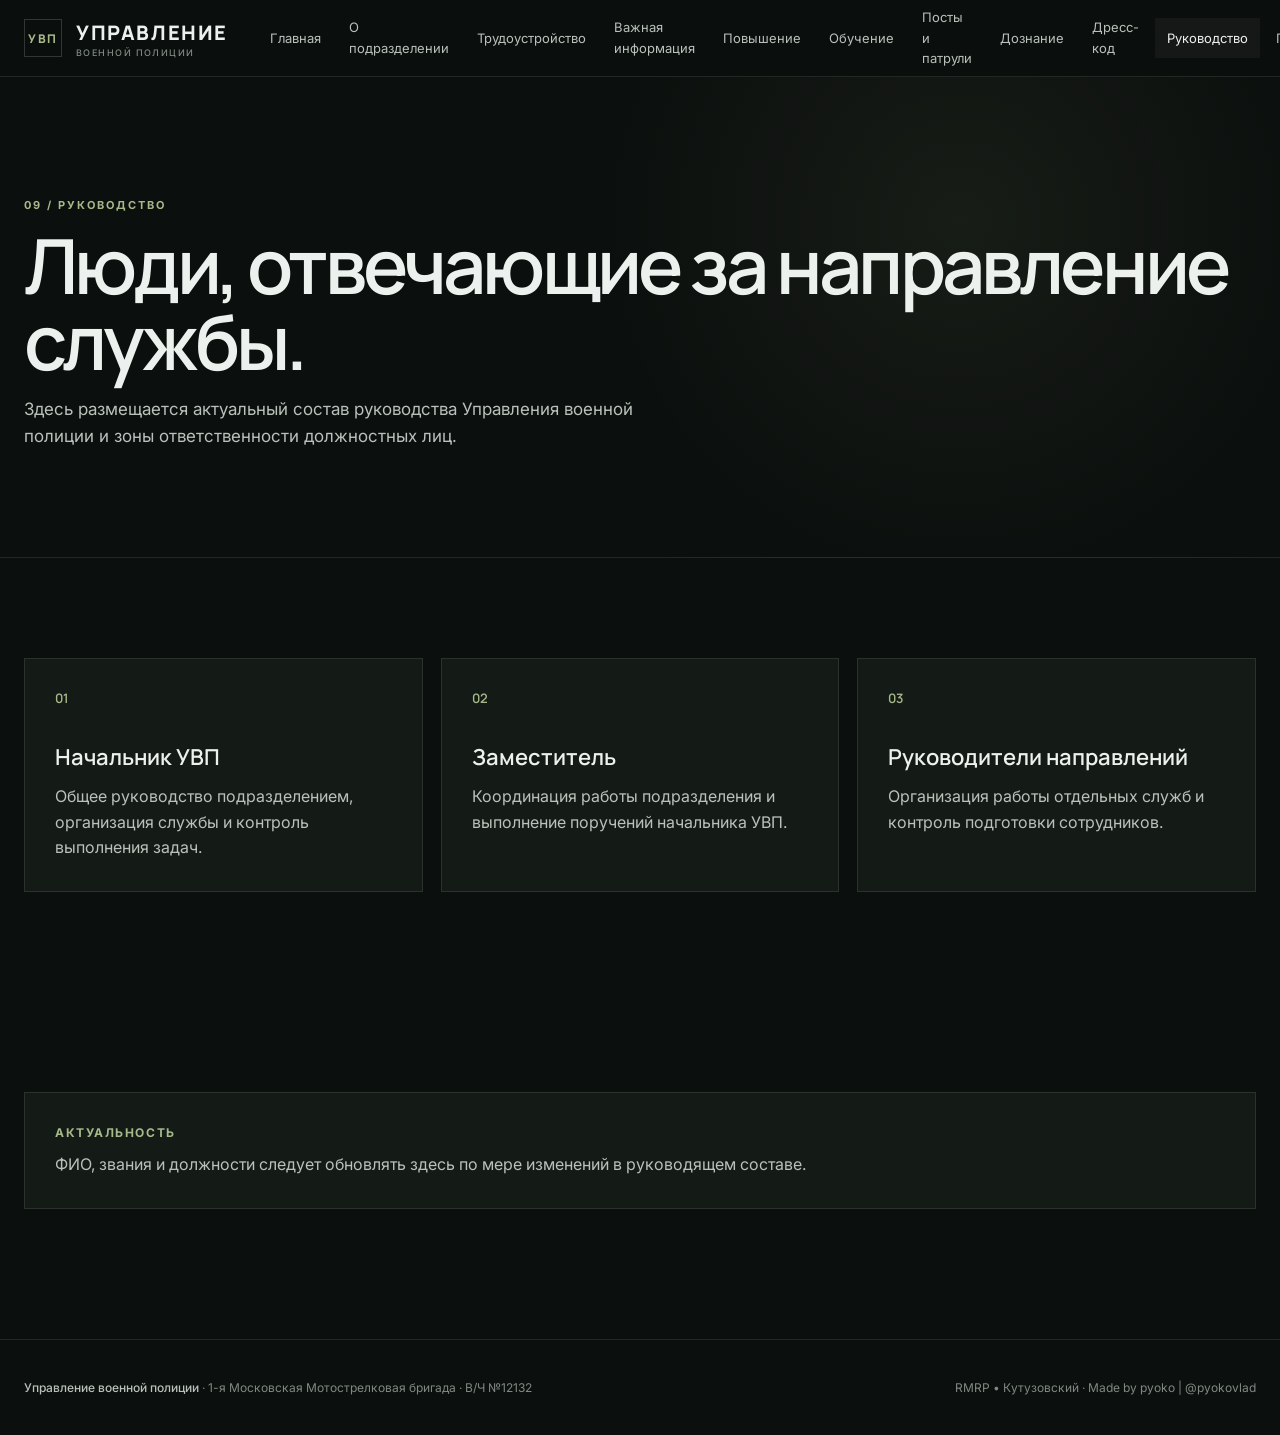
<file: leadership.html>
<!doctype html><html lang="ru"><head><meta charset="utf-8"><meta name="viewport" content="width=device-width,initial-scale=1"><title>Руководящий состав | УВП</title><meta name="description" content="Управление военной полиции — В/Ч №12132"><link rel="preconnect" href="https://fonts.googleapis.com"><link rel="preconnect" href="https://fonts.gstatic.com" crossorigin><link href="https://fonts.googleapis.com/css2?family=Inter:wght@400;500;600;700&family=Manrope:wght@500;600;700;800&display=swap" rel="stylesheet"><link rel="stylesheet" href="style.css"><link rel="stylesheet" href="page.css"></head><body id="page-leadership"><header class="site-header"><div class="container nav"><a class="brand" href="index.html"><span class="brand-mark">УВП</span><span>УПРАВЛЕНИЕ<br><small>ВОЕННОЙ ПОЛИЦИИ</small></span></a><button class="menu-toggle" aria-label="Меню">☰</button><nav class="nav-links"><a data-nav="index.html" href="index.html">Главная</a><a data-nav="about.html" href="about.html">О подразделении</a><a data-nav="employment.html" href="employment.html">Трудоустройство</a><a data-nav="important.html" href="important.html">Важная информация</a><a data-nav="promotion.html" href="promotion.html">Повышение</a><a data-nav="materials.html" href="materials.html">Обучение</a><a data-nav="patrol.html" href="patrol.html">Посты и патрули</a><a data-nav="inquiry.html" href="inquiry.html">Дознание</a><a data-nav="dresscode.html" href="dresscode.html">Дресс-код</a><a data-nav="leadership.html" href="leadership.html">Руководство</a><a data-nav="generators.html" href="generators.html">Генераторы</a></nav></div></header>
<main><section class="page-hero"><div class="container"><div class="eyebrow">09 / Руководство</div><h1>Люди, отвечающие за направление службы.</h1><p>Здесь размещается актуальный состав руководства Управления военной полиции и зоны ответственности должностных лиц.</p></div></section><section class="section"><div class="container"><div class="grid-3"><article class="card"><div class="card-number">01</div><h3>Начальник УВП</h3><p>Общее руководство подразделением, организация службы и контроль выполнения задач.</p></article><article class="card"><div class="card-number">02</div><h3>Заместитель</h3><p>Координация работы подразделения и выполнение поручений начальника УВП.</p></article><article class="card"><div class="card-number">03</div><h3>Руководители направлений</h3><p>Организация работы отдельных служб и контроль подготовки сотрудников.</p></article></div></div></section><section class="section"><div class="container"><div class="notice"><strong>Актуальность</strong><p>ФИО, звания и должности следует обновлять здесь по мере изменений в руководящем составе.</p></div></div></section></main><footer class="footer"><div class="container footer-inner"><div><strong>Управление военной полиции</strong> · 1-я Московская Мотострелковая бригада · В/Ч №12132</div><div>RMRP • Кутузовский · Made by <a href="#">pyoko</a> | @pyokovlad</div></div></footer>
<script src="script.js"></script><script>document.querySelectorAll('[data-nav]').forEach(a=>{if(a.getAttribute('data-nav')===location.pathname.split('/').pop())a.classList.add('active')});</script></body></html>
</file>
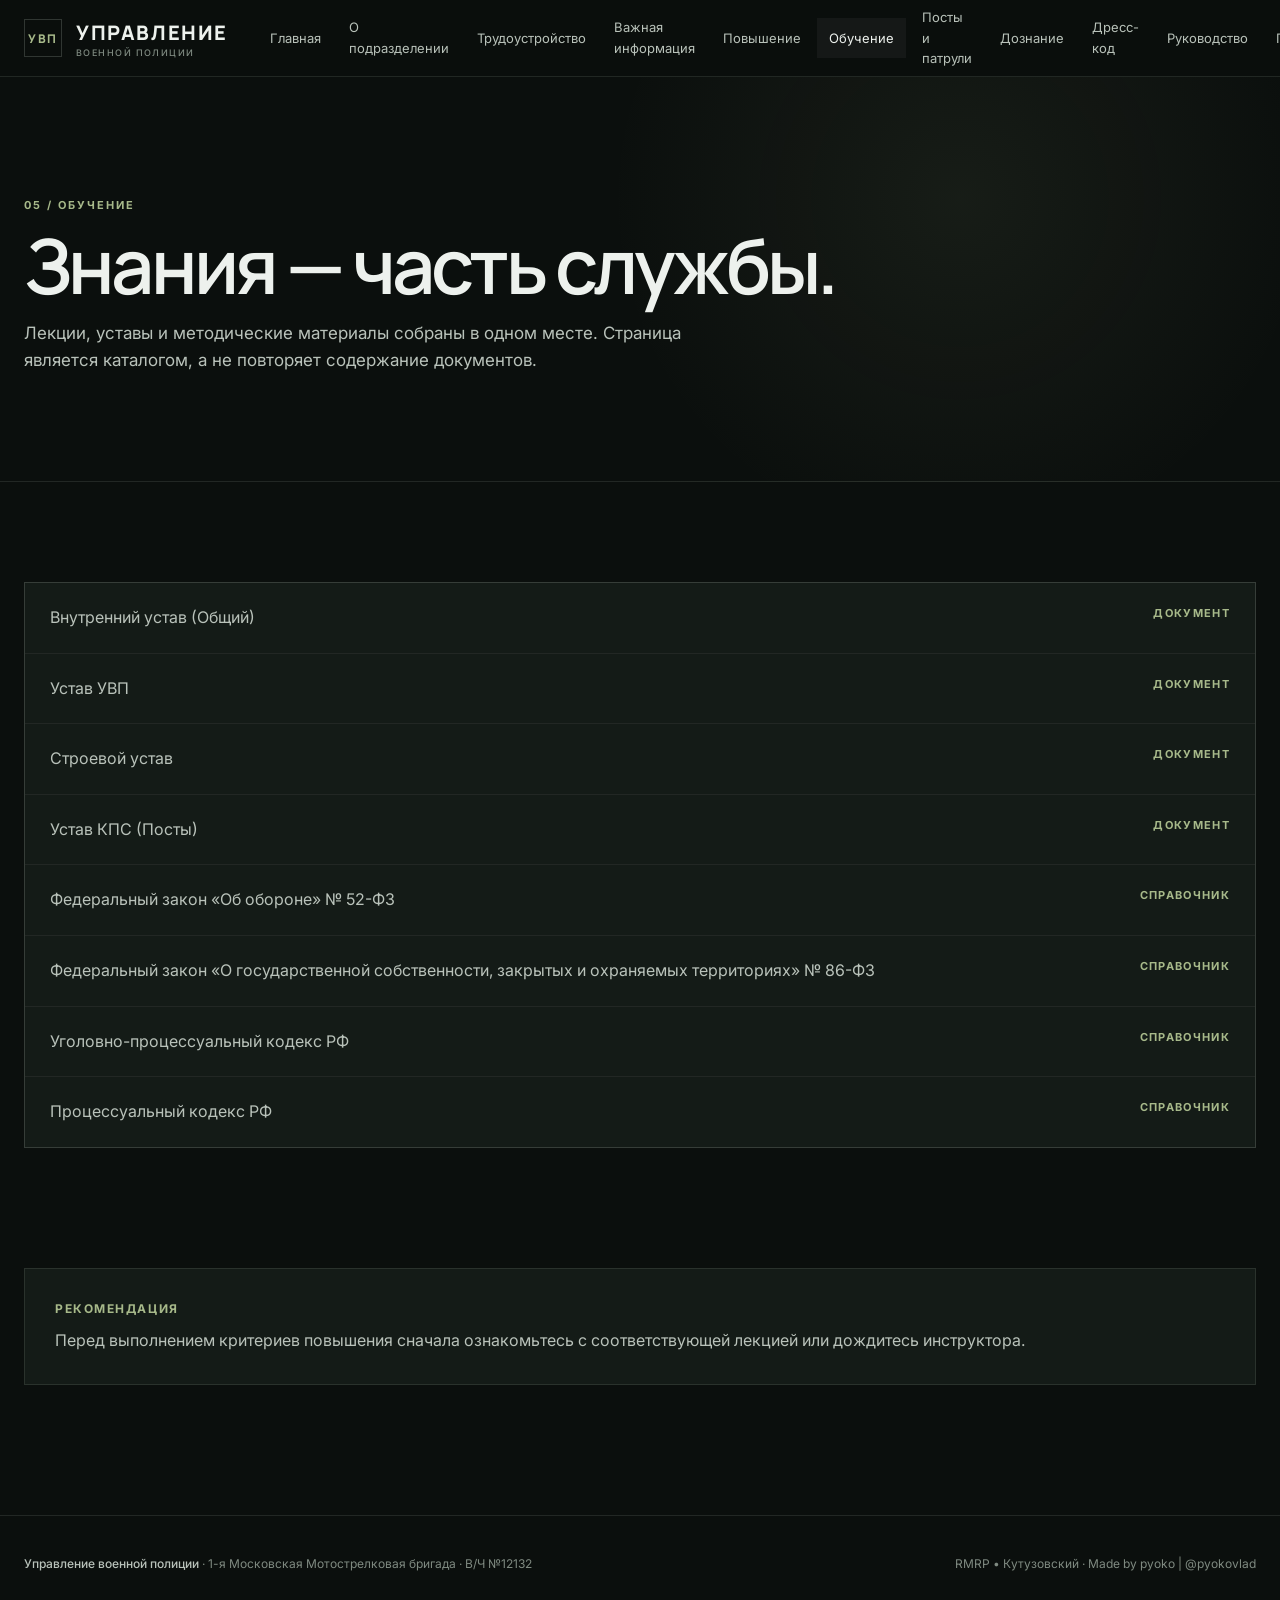
<file: materials.html>
<!doctype html><html lang="ru"><head><meta charset="utf-8"><meta name="viewport" content="width=device-width,initial-scale=1"><title>Учебные материалы | УВП</title><meta name="description" content="Управление военной полиции — В/Ч №12132"><link rel="preconnect" href="https://fonts.googleapis.com"><link rel="preconnect" href="https://fonts.gstatic.com" crossorigin><link href="https://fonts.googleapis.com/css2?family=Inter:wght@400;500;600;700&family=Manrope:wght@500;600;700;800&display=swap" rel="stylesheet"><link rel="stylesheet" href="style.css"><link rel="stylesheet" href="page.css"></head><body id="page-materials"><header class="site-header"><div class="container nav"><a class="brand" href="index.html"><span class="brand-mark">УВП</span><span>УПРАВЛЕНИЕ<br><small>ВОЕННОЙ ПОЛИЦИИ</small></span></a><button class="menu-toggle" aria-label="Меню">☰</button><nav class="nav-links"><a data-nav="index.html" href="index.html">Главная</a><a data-nav="about.html" href="about.html">О подразделении</a><a data-nav="employment.html" href="employment.html">Трудоустройство</a><a data-nav="important.html" href="important.html">Важная информация</a><a data-nav="promotion.html" href="promotion.html">Повышение</a><a data-nav="materials.html" href="materials.html">Обучение</a><a data-nav="patrol.html" href="patrol.html">Посты и патрули</a><a data-nav="inquiry.html" href="inquiry.html">Дознание</a><a data-nav="dresscode.html" href="dresscode.html">Дресс-код</a><a data-nav="leadership.html" href="leadership.html">Руководство</a><a data-nav="generators.html" href="generators.html">Генераторы</a></nav></div></header>
<main><section class="page-hero"><div class="container"><div class="eyebrow">05 / Обучение</div><h1>Знания — часть службы.</h1><p>Лекции, уставы и методические материалы собраны в одном месте. Страница является каталогом, а не повторяет содержание документов.</p></div></section><section class="section"><div class="container"><div class="resource-list"><div class="resource"><span>Внутренний устав (Общий)</span><b>Документ</b></div><div class="resource"><span>Устав УВП</span><b>Документ</b></div><div class="resource"><span>Строевой устав</span><b>Документ</b></div><div class="resource"><span>Устав КПС (Посты)</span><b>Документ</b></div><div class="resource"><span>Федеральный закон «Об обороне» № 52-ФЗ</span><b>Справочник</b></div><div class="resource"><span>Федеральный закон «О государственной собственности, закрытых и охраняемых территориях» № 86-ФЗ</span><b>Справочник</b></div><div class="resource"><span>Уголовно-процессуальный кодекс РФ</span><b>Справочник</b></div><div class="resource"><span>Процессуальный кодекс РФ</span><b>Справочник</b></div></div></div></section><section class="section" style="padding-top:20px"><div class="container"><div class="notice"><strong>Рекомендация</strong><p>Перед выполнением критериев повышения сначала ознакомьтесь с соответствующей лекцией или дождитесь инструктора.</p></div></div></section></main><footer class="footer"><div class="container footer-inner"><div><strong>Управление военной полиции</strong> · 1-я Московская Мотострелковая бригада · В/Ч №12132</div><div>RMRP • Кутузовский · Made by <a href="#">pyoko</a> | @pyokovlad</div></div></footer>
<script src="script.js"></script><script>document.querySelectorAll('[data-nav]').forEach(a=>{if(a.getAttribute('data-nav')===location.pathname.split('/').pop())a.classList.add('active')});</script></body></html>
</file>
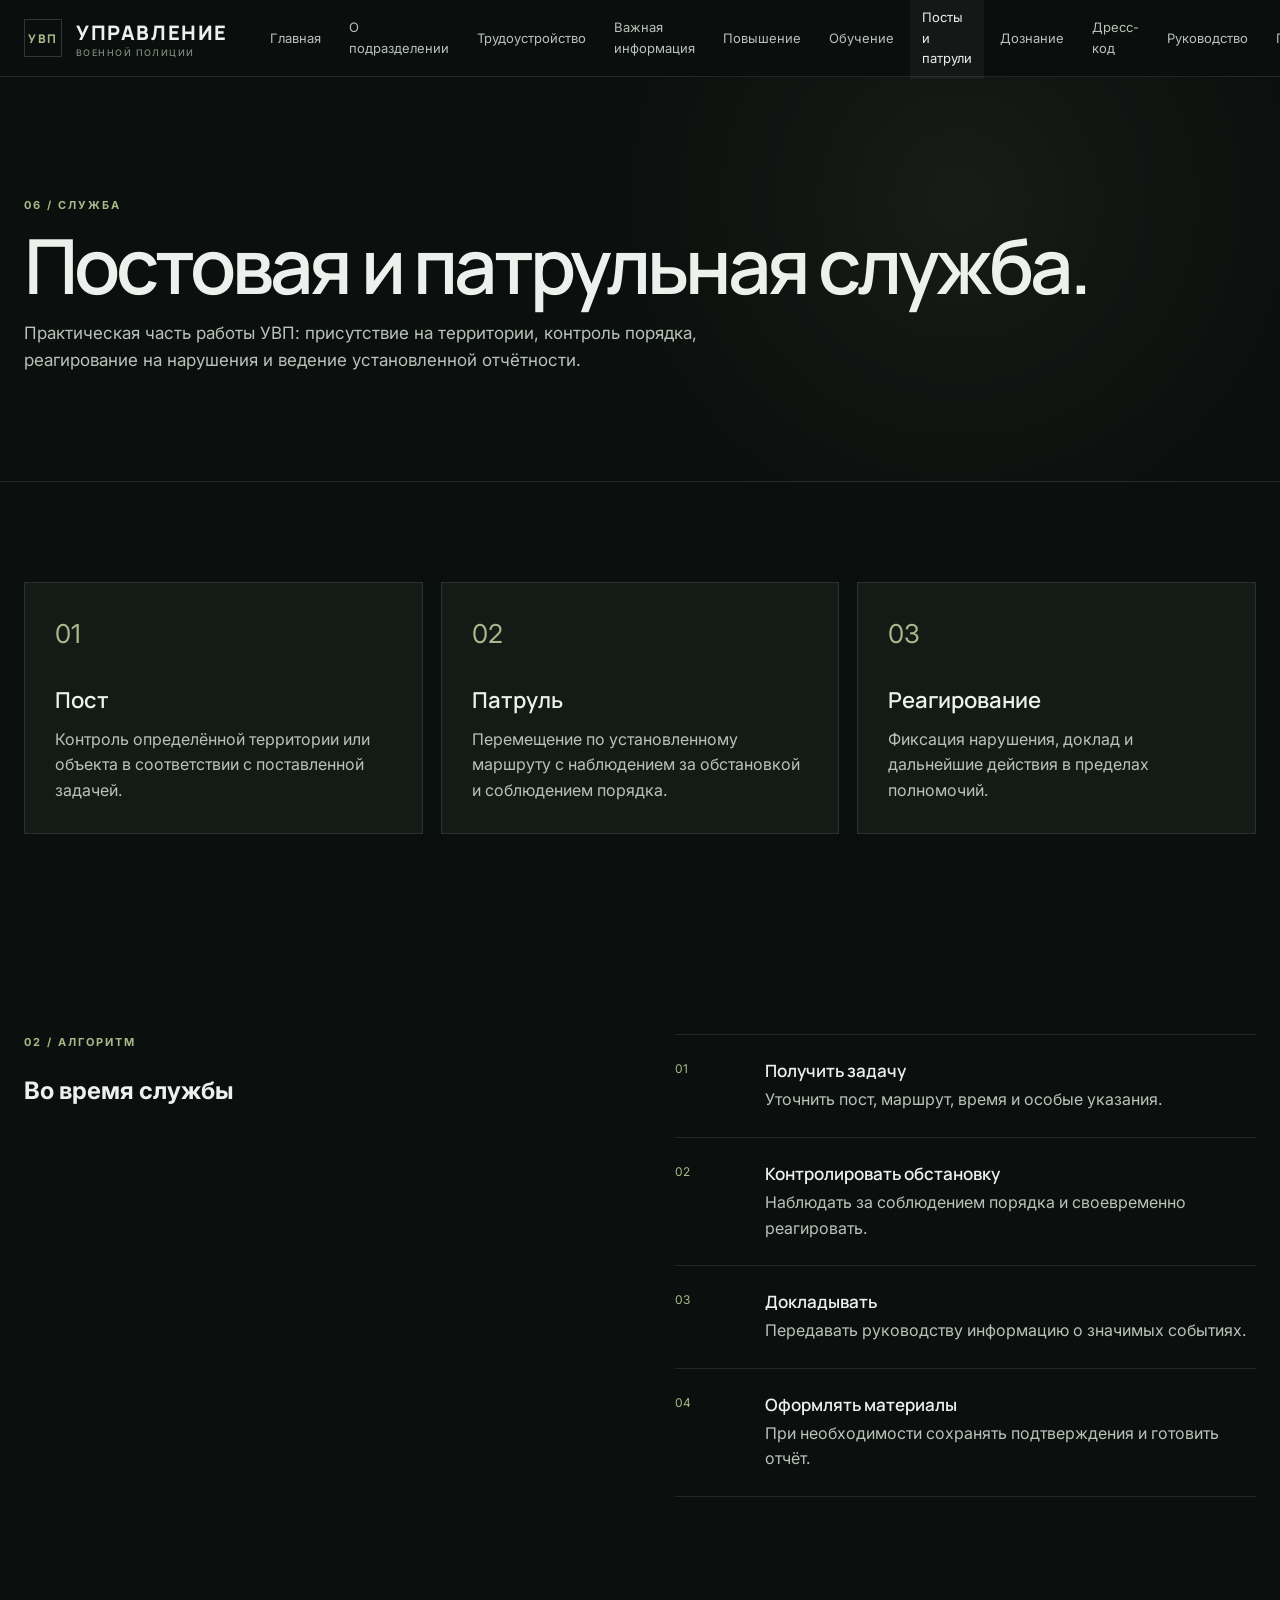
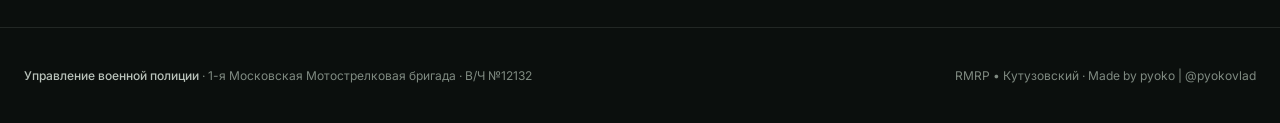
<file: patrol.html>
<!doctype html><html lang="ru"><head><meta charset="utf-8"><meta name="viewport" content="width=device-width,initial-scale=1"><title>Посты и патрули | УВП</title><meta name="description" content="Управление военной полиции — В/Ч №12132"><link rel="preconnect" href="https://fonts.googleapis.com"><link rel="preconnect" href="https://fonts.gstatic.com" crossorigin><link href="https://fonts.googleapis.com/css2?family=Inter:wght@400;500;600;700&family=Manrope:wght@500;600;700;800&display=swap" rel="stylesheet"><link rel="stylesheet" href="style.css"><link rel="stylesheet" href="page.css"></head><body id="page-patrol"><header class="site-header"><div class="container nav"><a class="brand" href="index.html"><span class="brand-mark">УВП</span><span>УПРАВЛЕНИЕ<br><small>ВОЕННОЙ ПОЛИЦИИ</small></span></a><button class="menu-toggle" aria-label="Меню">☰</button><nav class="nav-links"><a data-nav="index.html" href="index.html">Главная</a><a data-nav="about.html" href="about.html">О подразделении</a><a data-nav="employment.html" href="employment.html">Трудоустройство</a><a data-nav="important.html" href="important.html">Важная информация</a><a data-nav="promotion.html" href="promotion.html">Повышение</a><a data-nav="materials.html" href="materials.html">Обучение</a><a data-nav="patrol.html" href="patrol.html">Посты и патрули</a><a data-nav="inquiry.html" href="inquiry.html">Дознание</a><a data-nav="dresscode.html" href="dresscode.html">Дресс-код</a><a data-nav="leadership.html" href="leadership.html">Руководство</a><a data-nav="generators.html" href="generators.html">Генераторы</a></nav></div></header>
<main><section class="page-hero"><div class="container"><div class="eyebrow">06 / Служба</div><h1>Постовая и патрульная служба.</h1><p>Практическая часть работы УВП: присутствие на территории, контроль порядка, реагирование на нарушения и ведение установленной отчётности.</p></div></section><section class="section"><div class="container grid-3"><article class="card"><div class="icon">01</div><h3>Пост</h3><p>Контроль определённой территории или объекта в соответствии с поставленной задачей.</p></article><article class="card"><div class="icon">02</div><h3>Патруль</h3><p>Перемещение по установленному маршруту с наблюдением за обстановкой и соблюдением порядка.</p></article><article class="card"><div class="icon">03</div><h3>Реагирование</h3><p>Фиксация нарушения, доклад и дальнейшие действия в пределах полномочий.</p></article></div></section><section class="section"><div class="container grid-2"><div><div class="eyebrow">02 / Алгоритм</div><h2>Во время службы</h2></div><div class="list"><div class="list-row"><div class="num">01</div><div><h3>Получить задачу</h3><p>Уточнить пост, маршрут, время и особые указания.</p></div></div><div class="list-row"><div class="num">02</div><div><h3>Контролировать обстановку</h3><p>Наблюдать за соблюдением порядка и своевременно реагировать.</p></div></div><div class="list-row"><div class="num">03</div><div><h3>Докладывать</h3><p>Передавать руководству информацию о значимых событиях.</p></div></div><div class="list-row"><div class="num">04</div><div><h3>Оформлять материалы</h3><p>При необходимости сохранять подтверждения и готовить отчёт.</p></div></div></div></div></section></main><footer class="footer"><div class="container footer-inner"><div><strong>Управление военной полиции</strong> · 1-я Московская Мотострелковая бригада · В/Ч №12132</div><div>RMRP • Кутузовский · Made by <a href="#">pyoko</a> | @pyokovlad</div></div></footer>
<script src="script.js"></script><script>document.querySelectorAll('[data-nav]').forEach(a=>{if(a.getAttribute('data-nav')===location.pathname.split('/').pop())a.classList.add('active')});</script></body></html>
</file>
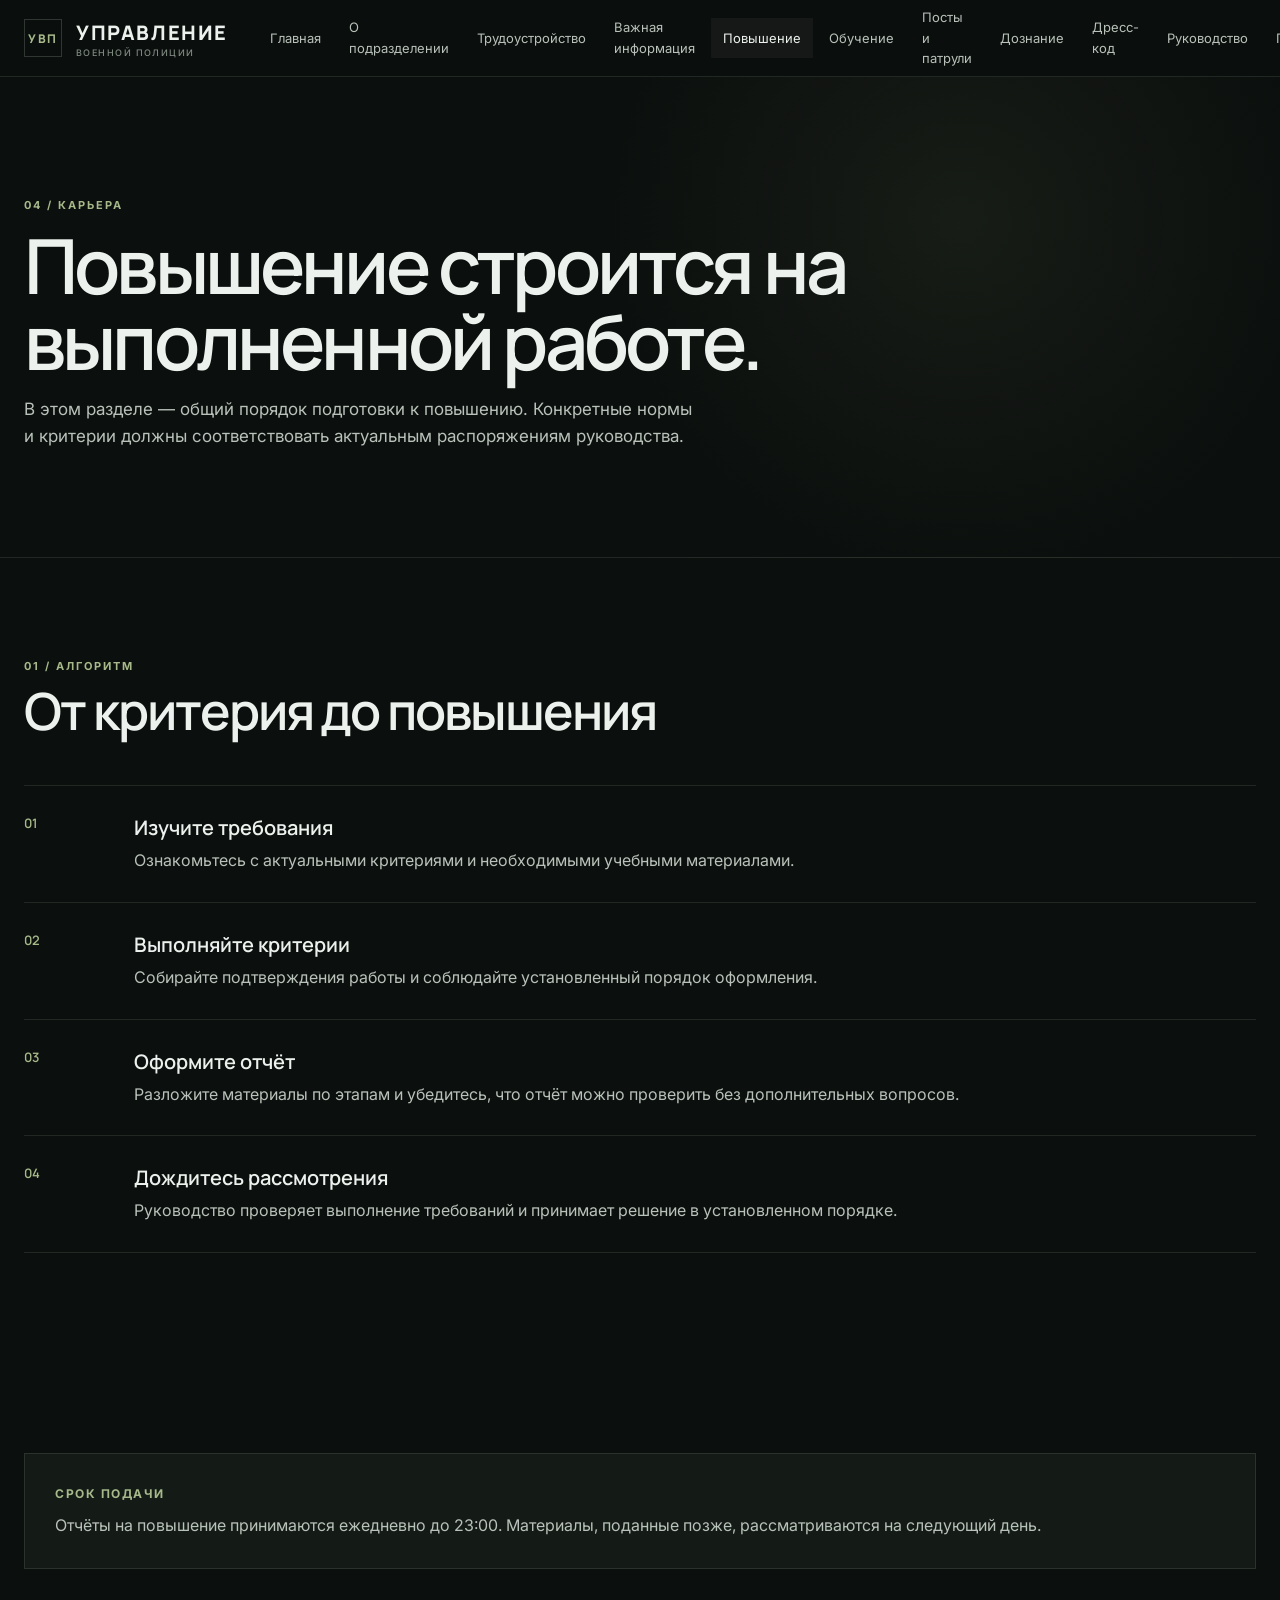
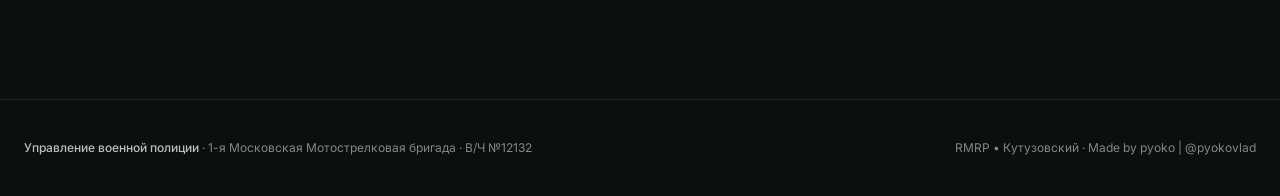
<file: promotion.html>
<!doctype html><html lang="ru"><head><meta charset="utf-8"><meta name="viewport" content="width=device-width,initial-scale=1"><title>Повышение | УВП</title><meta name="description" content="Управление военной полиции — В/Ч №12132"><link rel="preconnect" href="https://fonts.googleapis.com"><link rel="preconnect" href="https://fonts.gstatic.com" crossorigin><link href="https://fonts.googleapis.com/css2?family=Inter:wght@400;500;600;700&family=Manrope:wght@500;600;700;800&display=swap" rel="stylesheet"><link rel="stylesheet" href="style.css"><link rel="stylesheet" href="page.css"></head><body id="page-promotion"><header class="site-header"><div class="container nav"><a class="brand" href="index.html"><span class="brand-mark">УВП</span><span>УПРАВЛЕНИЕ<br><small>ВОЕННОЙ ПОЛИЦИИ</small></span></a><button class="menu-toggle" aria-label="Меню">☰</button><nav class="nav-links"><a data-nav="index.html" href="index.html">Главная</a><a data-nav="about.html" href="about.html">О подразделении</a><a data-nav="employment.html" href="employment.html">Трудоустройство</a><a data-nav="important.html" href="important.html">Важная информация</a><a data-nav="promotion.html" href="promotion.html">Повышение</a><a data-nav="materials.html" href="materials.html">Обучение</a><a data-nav="patrol.html" href="patrol.html">Посты и патрули</a><a data-nav="inquiry.html" href="inquiry.html">Дознание</a><a data-nav="dresscode.html" href="dresscode.html">Дресс-код</a><a data-nav="leadership.html" href="leadership.html">Руководство</a><a data-nav="generators.html" href="generators.html">Генераторы</a></nav></div></header>
<main><section class="page-hero"><div class="container"><div class="eyebrow">04 / Карьера</div><h1>Повышение строится на выполненной работе.</h1><p>В этом разделе — общий порядок подготовки к повышению. Конкретные нормы и критерии должны соответствовать актуальным распоряжениям руководства.</p></div></section><section class="section"><div class="container"><div class="section-head"><div><div class="eyebrow">01 / Алгоритм</div><h2>От критерия до повышения</h2></div></div><div class="steps"><div class="step"><div class="step-no">01</div><div><h3>Изучите требования</h3><p>Ознакомьтесь с актуальными критериями и необходимыми учебными материалами.</p></div></div><div class="step"><div class="step-no">02</div><div><h3>Выполняйте критерии</h3><p>Собирайте подтверждения работы и соблюдайте установленный порядок оформления.</p></div></div><div class="step"><div class="step-no">03</div><div><h3>Оформите отчёт</h3><p>Разложите материалы по этапам и убедитесь, что отчёт можно проверить без дополнительных вопросов.</p></div></div><div class="step"><div class="step-no">04</div><div><h3>Дождитесь рассмотрения</h3><p>Руководство проверяет выполнение требований и принимает решение в установленном порядке.</p></div></div></div></div></section><section class="section"><div class="container"><div class="notice"><strong>Срок подачи</strong><p>Отчёты на повышение принимаются ежедневно до 23:00. Материалы, поданные позже, рассматриваются на следующий день.</p></div></div></section></main><footer class="footer"><div class="container footer-inner"><div><strong>Управление военной полиции</strong> · 1-я Московская Мотострелковая бригада · В/Ч №12132</div><div>RMRP • Кутузовский · Made by <a href="#">pyoko</a> | @pyokovlad</div></div></footer>
<script src="script.js"></script><script>document.querySelectorAll('[data-nav]').forEach(a=>{if(a.getAttribute('data-nav')===location.pathname.split('/').pop())a.classList.add('active')});</script></body></html>
</file>
<file: style.css>
:root{
 --bg:#0b0f0d;--bg-soft:#101613;--surface:#141b17;--surface-2:#18201b;--line:rgba(220,232,220,.11);--line-light:rgba(220,232,220,.18);--text:#edf1ed;--text-soft:#b9c2ba;--text-muted:#7f8a81;--accent:#a7b98a;--accent-strong:#c1d29d;--accent-dark:#526044;--font-display:'Manrope',sans-serif;--font-body:'Inter',sans-serif;--transition:.25s ease;--max:1240px}
*{box-sizing:border-box}html{scroll-behavior:smooth}body{margin:0;background:var(--bg);color:var(--text);font-family:var(--font-body);line-height:1.6}a{color:inherit;text-decoration:none}button{font:inherit}img{max-width:100%;display:block}.container{width:min(calc(100% - 48px),var(--max));margin:auto}.eyebrow{font-size:11px;letter-spacing:.18em;text-transform:uppercase;color:var(--accent);font-weight:700}.section{padding:100px 0}.section-head{display:flex;justify-content:space-between;gap:40px;align-items:end;margin-bottom:48px}.section-head h2{margin:8px 0 0;font:600 clamp(32px,4vw,54px)/1.05 var(--font-display);letter-spacing:-.04em}.section-head p{max-width:480px;color:var(--text-soft);margin:0}.site-header{position:sticky;top:0;z-index:100;background:rgba(11,15,13,.88);backdrop-filter:blur(18px);border-bottom:1px solid var(--line)}.nav{height:76px;display:flex;align-items:center;justify-content:space-between;gap:30px}.brand{display:flex;align-items:center;gap:14px;font:800 20px var(--font-display);letter-spacing:.08em}.brand-mark{width:38px;height:38px;border:1px solid var(--line-light);display:grid;place-items:center;color:var(--accent);font-size:12px}.brand small{display:block;font:500 9px var(--font-body);letter-spacing:.16em;color:var(--text-muted);margin-top:1px}.nav-links{display:flex;align-items:center;gap:4px}.nav-links a{padding:10px 12px;color:var(--text-soft);font-size:13px;transition:var(--transition)}.nav-links a:hover,.nav-links a.active{color:var(--text);background:rgba(255,255,255,.045)}.menu-toggle{display:none;background:none;border:0;color:var(--text);font-size:24px}.hero{min-height:650px;display:flex;align-items:end;position:relative;overflow:hidden;background:linear-gradient(90deg,rgba(8,12,10,.95),rgba(8,12,10,.55)),url('images/hero.svg') center/cover}.hero:after{content:'';position:absolute;inset:0;background:linear-gradient(0deg,var(--bg) 0,transparent 28%)}.hero-inner{position:relative;z-index:1;padding:130px 0 100px}.hero h1{max-width:900px;margin:14px 0 25px;font:600 clamp(46px,7vw,88px)/.98 var(--font-display);letter-spacing:-.055em}.hero p{max-width:650px;color:#c4ccc5;font-size:18px}.hero-meta{display:flex;gap:10px;flex-wrap:wrap;margin-top:34px}.tag{border:1px solid var(--line-light);padding:8px 12px;color:var(--text-soft);font-size:11px;text-transform:uppercase;letter-spacing:.12em}.btn{display:inline-flex;align-items:center;justify-content:center;gap:12px;padding:13px 18px;border:1px solid var(--line-light);font-size:12px;text-transform:uppercase;letter-spacing:.1em;transition:var(--transition)}.btn:hover{border-color:var(--accent);color:var(--accent-strong);transform:translateY(-2px)}.btn-primary{background:var(--accent);border-color:var(--accent);color:#10140f}.btn-primary:hover{background:var(--accent-strong);color:#10140f}.grid-2{display:grid;grid-template-columns:1fr 1fr;gap:70px}.grid-3{display:grid;grid-template-columns:repeat(3,1fr);gap:18px}.card{background:var(--surface);border:1px solid var(--line);padding:30px;transition:var(--transition)}.card:hover{border-color:var(--line-light);transform:translateY(-3px)}.card-number{color:var(--accent);font:600 13px var(--font-display);margin-bottom:35px}.card h3{font:600 22px var(--font-display);margin:0 0 12px}.card p{color:var(--text-soft);margin:0}.list{border-top:1px solid var(--line)}.list-row{display:grid;grid-template-columns:70px 1fr;gap:20px;padding:24px 0;border-bottom:1px solid var(--line)}.list-row .num{color:var(--accent);font-size:12px}.list-row h3{font:600 17px var(--font-display);margin:0 0 5px}.list-row p{margin:0;color:var(--text-soft)}.quote{border-left:2px solid var(--accent);padding:6px 0 6px 25px;color:#d9e0d9;font:500 clamp(22px,3vw,34px)/1.3 var(--font-display)}.table-wrap{overflow-x:auto;border:1px solid var(--line)}table{width:100%;border-collapse:collapse;min-width:620px}th,td{text-align:left;padding:17px 20px;border-bottom:1px solid var(--line)}th{font-size:10px;text-transform:uppercase;letter-spacing:.14em;color:var(--accent);font-weight:700;background:var(--surface)}td{color:var(--text-soft);font-size:14px}tr:last-child td{border-bottom:0}.notice{background:var(--surface);border:1px solid var(--line);padding:30px}.notice strong{display:block;color:var(--accent);font-size:12px;text-transform:uppercase;letter-spacing:.13em;margin-bottom:10px}.notice p{margin:0;color:var(--text-soft)}.page-hero{padding:120px 0 90px;border-bottom:1px solid var(--line);background:radial-gradient(circle at 75% 30%,rgba(167,185,138,.08),transparent 35%)}.page-hero h1{margin:12px 0 16px;font:600 clamp(44px,6vw,76px)/1 var(--font-display);letter-spacing:-.05em}.page-hero p{max-width:680px;color:var(--text-soft);font-size:17px}.icon{font-size:26px;margin-bottom:30px;color:var(--accent)}.steps{counter-reset:step}.step{display:grid;grid-template-columns:80px 1fr;gap:30px;padding:28px 0;border-bottom:1px solid var(--line)}.step:first-child{border-top:1px solid var(--line)}.step-no{font:600 13px var(--font-display);color:var(--accent)}.step h3{margin:0 0 7px;font:600 20px var(--font-display)}.step p{margin:0;color:var(--text-soft)}.footer{border-top:1px solid var(--line);padding:38px 0;margin-top:30px}.footer-inner{display:flex;justify-content:space-between;gap:30px;align-items:center;color:var(--text-muted);font-size:12px}.footer strong{color:var(--text-soft);font-weight:500}.footer a:hover{color:var(--accent)}@media(max-width:900px){.nav-links{position:absolute;left:0;right:0;top:76px;background:var(--bg);border-bottom:1px solid var(--line);display:none;flex-direction:column;align-items:stretch;padding:12px}.nav-links.open{display:flex}.nav-links a{padding:14px}.menu-toggle{display:block}.grid-2,.grid-3{grid-template-columns:1fr}.section{padding:75px 0}.section-head{display:block}.section-head p{margin-top:18px}.hero{min-height:620px}.hero-inner{padding-bottom:80px}}@media(max-width:600px){.container{width:min(calc(100% - 30px),var(--max))}.nav{height:68px}.nav-links{top:68px}.brand small{display:none}.hero h1{font-size:47px}.hero p{font-size:16px}.page-hero{padding:85px 0 65px}.list-row{grid-template-columns:40px 1fr}.step{grid-template-columns:45px 1fr}.footer-inner{align-items:flex-start;flex-direction:column}}
</file>
<file: page.css>
/* Page-specific additions. Shared visual system is in style.css. */
.hero-card-grid{display:grid;grid-template-columns:repeat(2,1fr);gap:18px}.hero-card-grid .card{min-height:220px}.resource-list{display:grid;gap:1px;background:var(--line);border:1px solid var(--line)}.resource{background:var(--surface);padding:22px 25px;display:flex;justify-content:space-between;gap:25px}.resource span{color:var(--text-soft)}.resource b{color:var(--accent);font-size:11px;text-transform:uppercase;letter-spacing:.12em}.chips{display:flex;gap:8px;flex-wrap:wrap}.chips span{padding:7px 10px;background:var(--surface);border:1px solid var(--line);font-size:11px;color:var(--text-soft)}@media(max-width:700px){.hero-card-grid{grid-template-columns:1fr}.resource{display:block}.resource b{display:block;margin-top:8px}}
</file>
